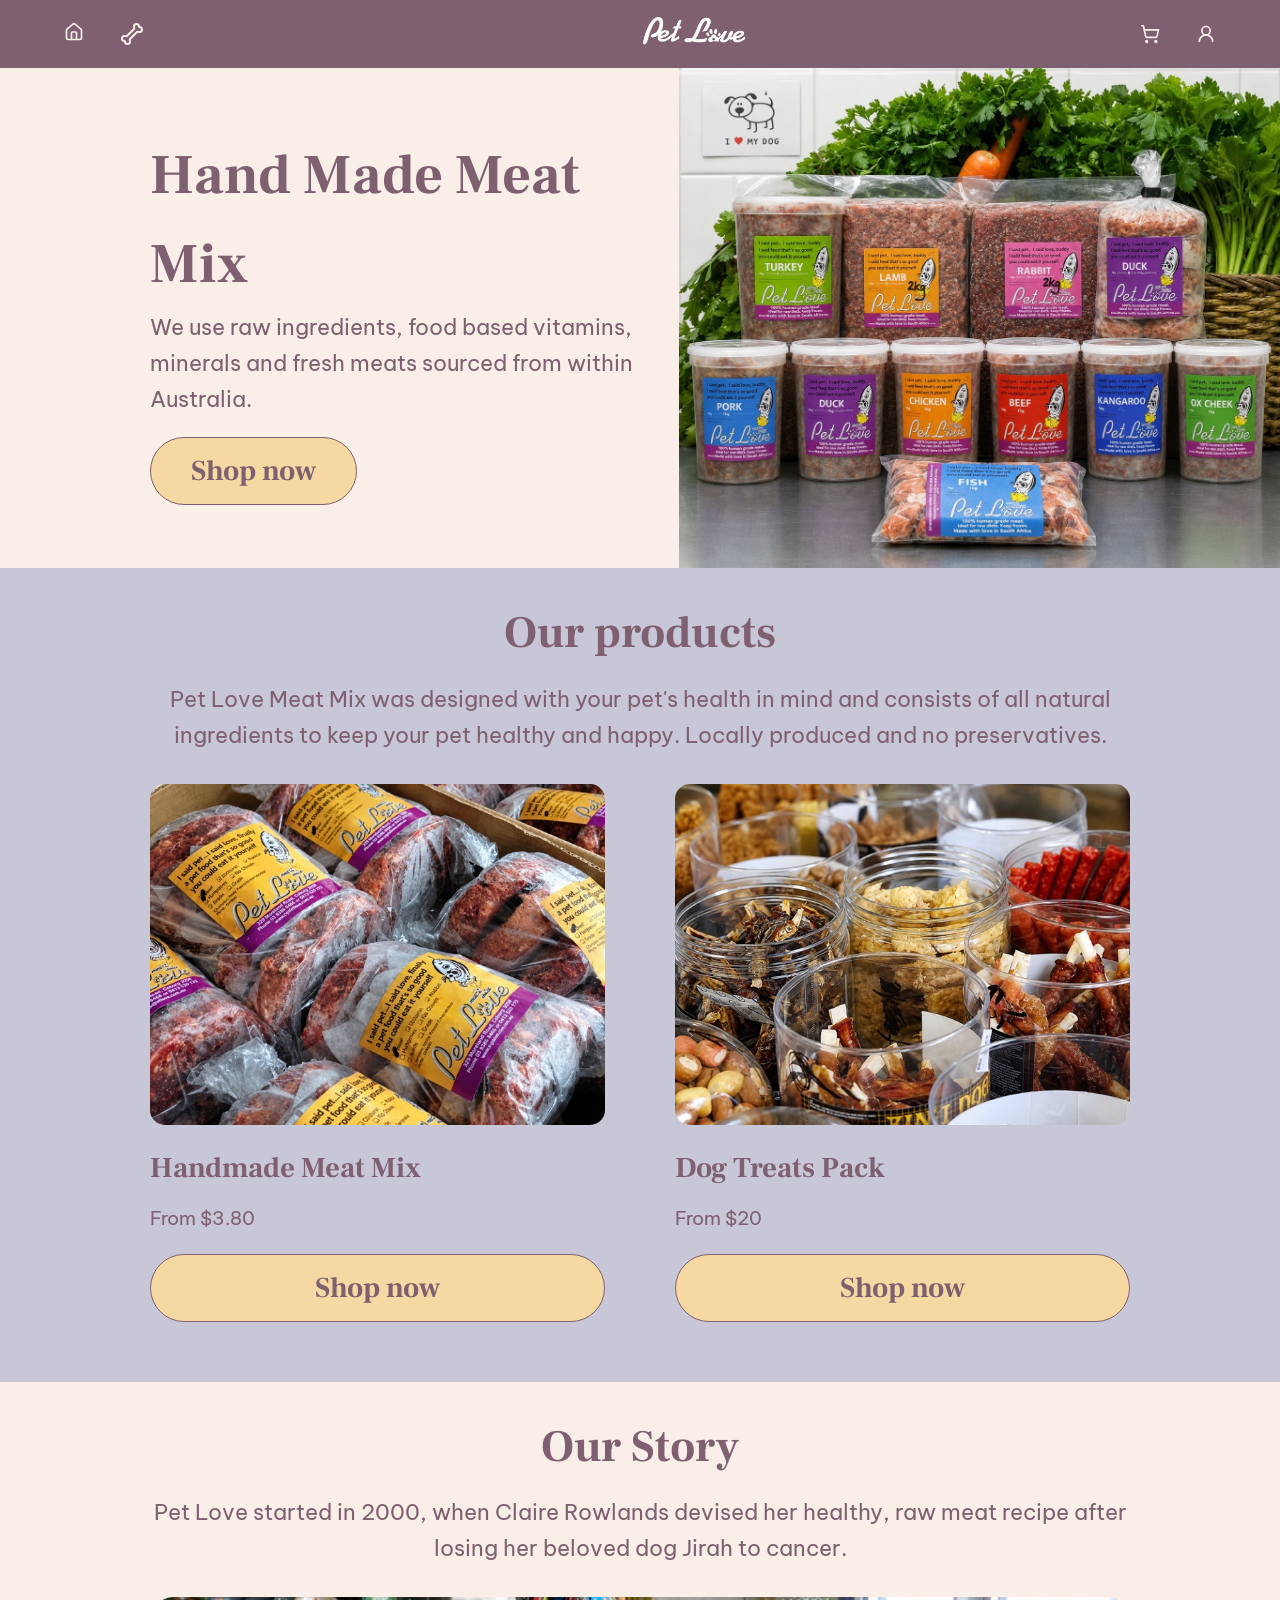
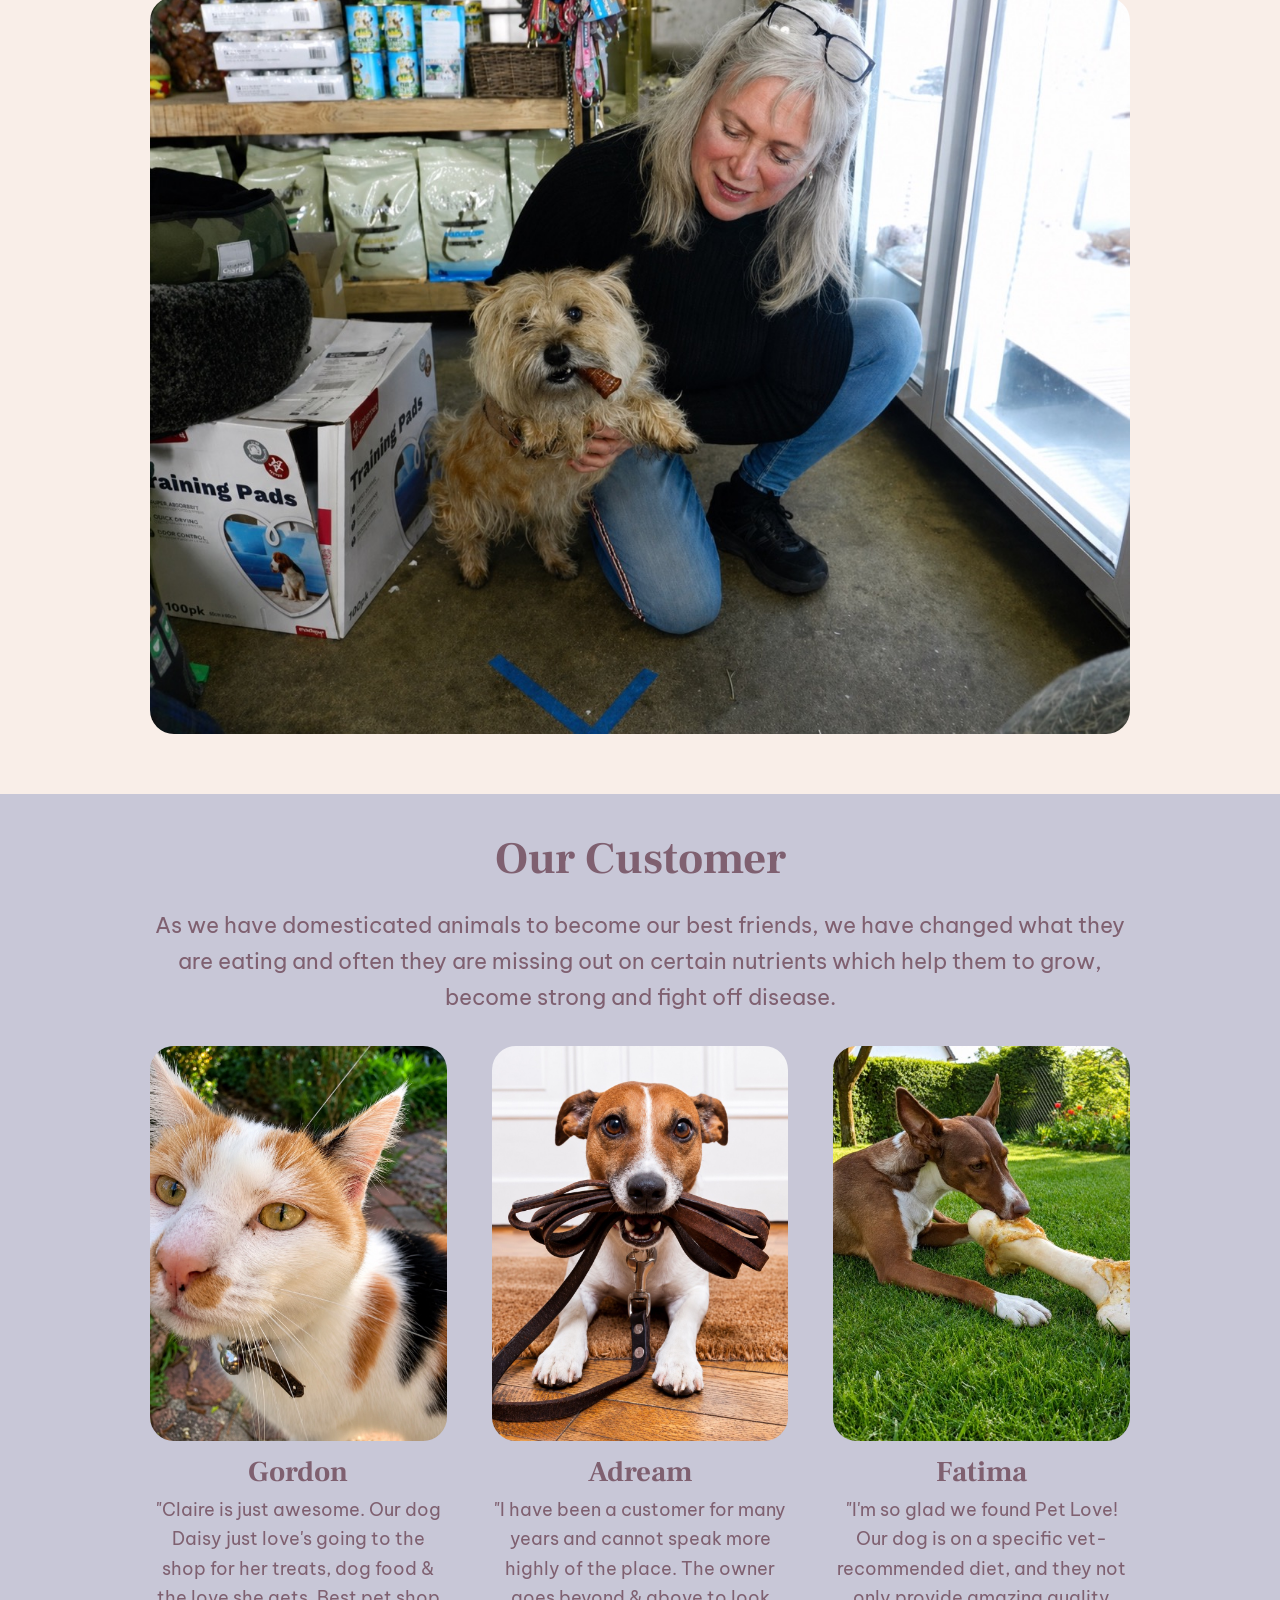
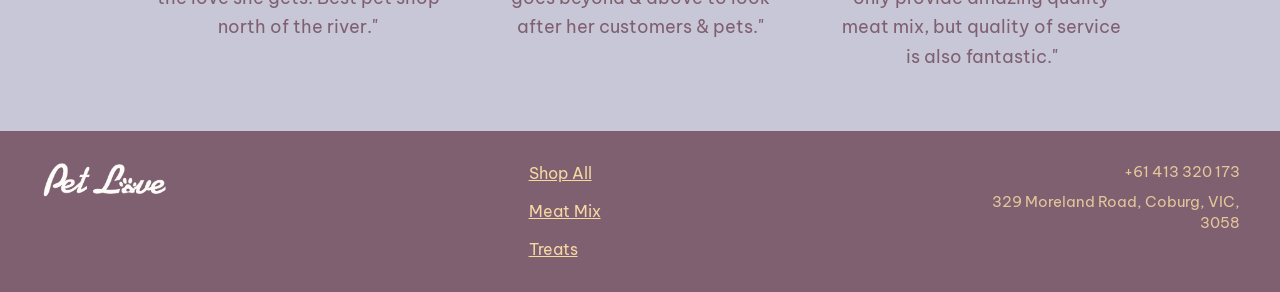
<file: index.html>
<!DOCTYPE html>
<html lang="en">
<head>
    <meta charset="UTF-8">
    <meta name="viewport" content="width=device-width, initial-scale=1.0">
    <title>PET LOVE | Homepage</title>
    <link rel="preconnect" href="https://fonts.googleapis.com">
    <link rel="preconnect" href="https://fonts.gstatic.com" crossorigin>
    <link href="https://fonts.googleapis.com/css2?family=Frank+Ruhl+Libre:wght@300..900&display=swap" rel="stylesheet">
    <link rel="preconnect" href="https://fonts.googleapis.com">
    <link rel="preconnect" href="https://fonts.gstatic.com" crossorigin>
    <link href="https://fonts.googleapis.com/css2?family=Be+Vietnam+Pro:ital,wght@0,100;0,200;0,300;0,400;0,500;0,600;0,
                700;0,800;0,900;1,100;1,200;1,300;1,400;1,500;1,600;1,700;1,800;1,900&family=Fira+Sans:ital,wght@0,100;0,
                200;0,300;0,400;0,500;0,600;0,700;0,800;0,900;1,100;1,200;1,300;1,400;1,500;1,600;1,700;1,800;1,900&display=swap" 
                rel="stylesheet">
    <link rel="stylesheet" href="https://cdnjs.cloudflare.com/ajax/libs/font-awesome/4.7.0/css/font-awesome.min.css">
    <link rel="stylesheet" href="style.css">
</head>
<body>
    <header>
        <!-- Use the aria-label attribute for screen reader accessibility -->
         <nav class="navbar" aria-label="Navigation bar">
            <ul class="nav-left">
                <li>
                    <a href="index.html" class="nav-item">
                        <!-- Use the aria-hidden attribute for screen reader to neglect the icon -->
                        <!-- Svg icon is copied from Lucide library -->
                        <svg xmlns="http://www.w3.org/2000/svg" width="24" height="24" viewBox="0 0 24 24" fill="none" stroke="currentColor" stroke-width="2" stroke-linecap="round" stroke-linejoin="round" class="nav-icon" area-hidden="true">
                        <path d="M15 21v-8a1 1 0 0 0-1-1h-4a1 1 0 0 0-1 1v8"/><path d="M3 10a2 2 0 0 1 .709-1.528l7-6a2 2 0 0 1 2.582 0l7 6A2 2 0 0 1 21 10v9a2 2 0 0 1-2 2H5a2 2 0 0 1-2-2z"/>
                        </svg>
                    </a>
                </li>
                <li>
                    <a href="product-list.html" class="nav-item" aria-label="Shop all products">
                        <!-- Use the aria-hidden attribute for screen reader to neglect the icon -->
                        <!-- Svg icon is copied from Lucide library -->
                        <svg xmlns="http://www.w3.org/2000/svg" width="24" height="24" viewBox="0 0 24 24" fill="none" stroke="currentColor" stroke-width="2" stroke-linecap="round" stroke-linejoin="round" class="lucide lucide-bone-icon lucide-bone"><path d="M17 10c.7-.7 1.69 0 2.5 0a2.5 2.5 0 1 0 0-5 .5.5 0 0 1-.5-.5 2.5 2.5 0 1 0-5 0c0 .81.7 1.8 0 2.5l-7 7c-.7.7-1.69 0-2.5 0a2.5 2.5 0 0 0 0 5c.28 0 .5.22.5.5a2.5 2.5 0 1 0 5 0c0-.81-.7-1.8 0-2.5Z"/></svg>
                        <!-- Use tag <span> to keep the label on the same line with the icon -->
                    </a>
                </li>
            </ul>

            <div class="nav-center">
                <a href="index.html" aria-label="Back to homepage">
                    <img src="assets/logo.png" alt="Pet Love logo" class="main-logo">
                </a>
            </div>

            <ul class="nav-right">
                <li>
                    <a href="cart.html" class="nav-item" aria-label="Shopping cart">
                        <svg xmlns="http://www.w3.org/2000/svg" width="24" height="24" viewBox="0 0 24 24" fill="none" stroke="currentColor" stroke-width="2" stroke-linecap="round" stroke-linejoin="round" class="nav-icon" aria-label="true">
                            <circle cx="8" cy="21" r="1"/>
                            <circle cx="19" cy="21" r="1"/>
                            <path d="M2.05 2.05h2l2.66 12.42a2 2 0 0 0 2 1.58h9.78a2 2 0 0 0 1.95-1.57l1.65-7.43H5.12"/>
                        </svg>
                    </a>
                </li>
                <li>
                    <a href="sccount.html" class="nav-item" aria-label="Account">
                        <svg xmlns="http://www.w3.org/2000/svg" width="24" height="24" viewBox="0 0 24 24" fill="none" stroke="currentColor" stroke-width="2" stroke-linecap="round" stroke-linejoin="round" class="nav-icon" aria-label="true">
                            <circle cx="12" cy="8" r="5"/>
                            <path d="M20 21a8 8 0 0 0-16 0"/>
                        </svg>
                    </a>
                </li>
            </ul>
         </nav>
    </header>
    <main class="homepage">
        <!-- Hero section -->
        <section class="hero-section">
            <div class="hero">
                <div class=hero-content>
                    <h1>Hand Made Meat Mix</h1>
                    <p>We use raw ingredients, food based vitamins, minerals and fresh meats sourced from within Australia.</p>
                    <a href="product-list.html" class="large-btn">Shop now</a>
                </div>
            <div class="hero-img">
                <img src="assets/hero.jpeg" alt="Pet Love products range">
            </div>
            </div>
            
        </section>

        <!-- Products section -->
        <section class="products-section">
            <h2 class="main-header">Our products</h2>
            <p class="main-caption">Pet Love Meat Mix was designed with your pet's health in mind and consists of all natural ingredients to keep your pet healthy and happy. Locally produced and no preservatives.</p>
                <div class="product-row-grid">
                    <div class="product-list-card">
                        <img src="assets/meatmix.jpeg" alt="Meat Mix Products">
                        
                        <h3>Handmade Meat Mix</h3>

                        <div class="stock-boxes">From $3.80</div>

                        <div class="product-actions">
                            <a href="product-list.html" class="large-btn">Shop now</a>
                        </div>
                    </div>

                    <div class="product-list-card">
                        <img src="assets/treats.jpeg" alt="Treats Products">
                        
                        <h3>Dog Treats Pack</h3>

                        <div class="stock-boxes">From $20</div>

                        <div class="product-actions">
                            <a href="product-list.html" class="large-btn">Shop now</a>
                        </div>
                    </div>
                </div>

        </section>

        <section class="about-section">
            <h2 class="main-header">Our Story</h2>
            <p class="main-caption">Pet Love started in 2000, when Claire Rowlands devised her healthy, raw meat recipe after losing her beloved dog Jirah to cancer. </p>
            <img src="assets/story.jpeg" alt="Owner and her dog">
        </section>

        <section class="products-section">
            <h2 class="main-header">Our Customer</h2>
            <p class="main-caption">As we have domesticated animals to become our best friends, we have changed what they are eating and often they are missing out on certain nutrients which help them to grow, become strong and fight off disease.</p>
            <div class="customer-flex-container">
                <div class="customer-card">
                    <div class="customer-avatar-container">
                        <img src="assets/customer-1.jpeg" alt="Customer Cat">
                    </div>
                    <h3>Gordon</h3>
                    <p class="feedback-text">"Claire is just awesome. Our dog Daisy  just love's going to the shop for her treats, dog food & the love she gets. Best pet shop north of the river."</p>
                </div>

                <div class="customer-card">
                    <div class="customer-avatar-container">
                        <img src="assets/customer-2.jpeg" alt="Customer Big Dog">
                    </div>
                    <h3>Adream</h3>
                    <p class="feedback-text">"I have been a customer for many years and cannot speak more highly of the place. The owner goes beyond & above to look after her customers & pets."</p>
                </div>

                <div class="customer-card">
                    <div class="customer-avatar-container">
                        <img src="assets/customer-3.jpeg" alt="Customer Small Dog">
                    </div>
                    <h3>Fatima</h3>
                    <p class="feedback-text">"I'm so glad we found Pet Love! Our dog is on a specific vet-recommended diet, and they not only provide amazing quality meat mix, but quality of service is also fantastic." </p>
                </div>

            </div>
        </section>


    </main>

    <footer class="main-footer">
        <div class="footer-container">
            <div class="footer-brand">
                <a href="index.html" class="footer-logo">
                    <img src="assets/logo.png" alt="Pet Love logo">
                </a>
            </div>

            <div class="footer-column">
                <a href="product-list.html">Shop All</a>
                <a href="product-list.html">Meat Mix</a>
                <a href="product-list.html">Treats</a>
            </div>

            <div class="footer-contact">
                <p class="footer-phone">+61 413 320 173</p>
                <p class="footer-address">329 Moreland Road, Coburg, VIC, 3058</p>
            </div>

        </div>
    </footer>
    <script src="script.js"></script>
</body>
</html>
</file>
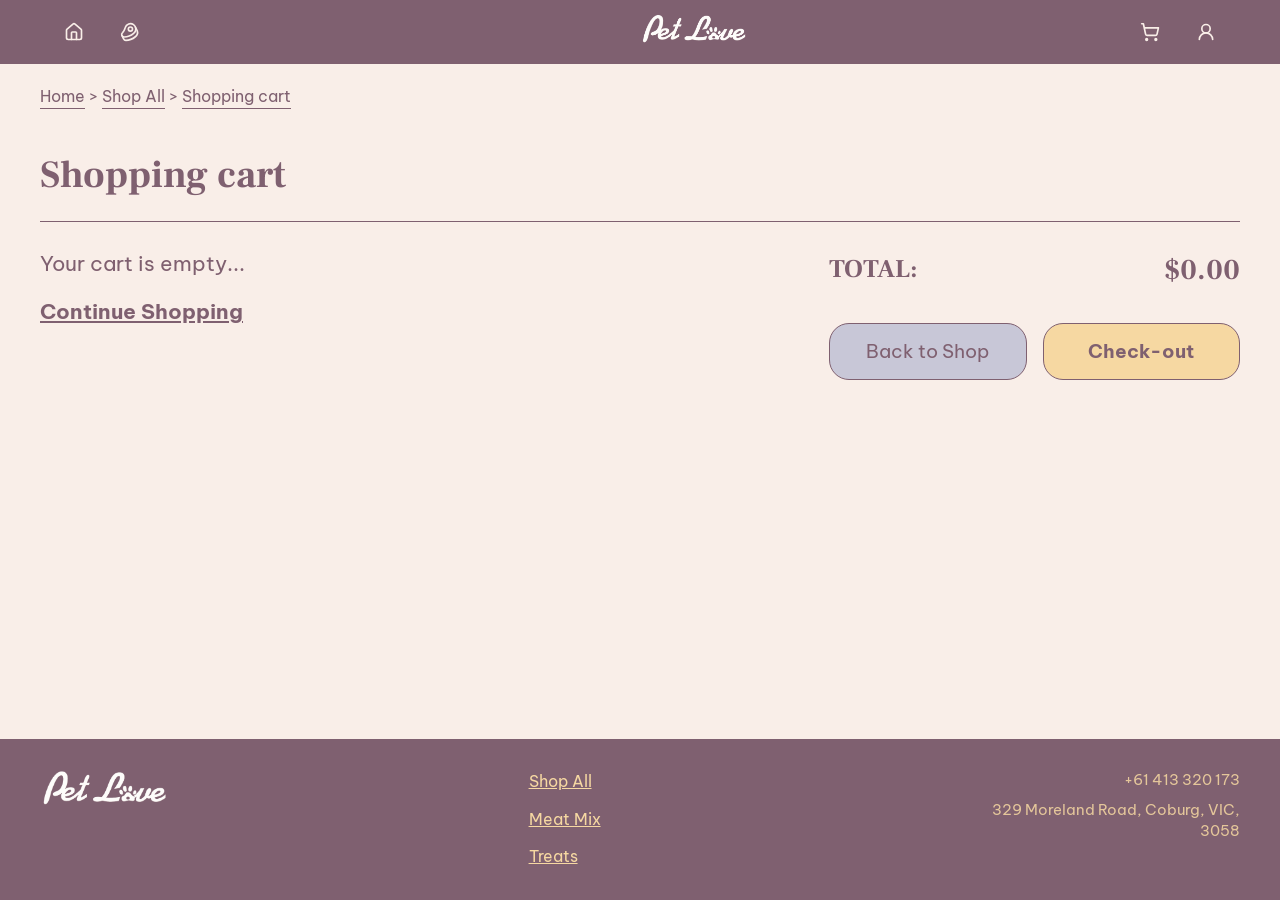
<file: cart.html>
<!DOCTYPE html>
<html lang="en">
<head>
    <meta charset="UTF-8">
    <meta name="viewport" content="width=device-width, initial-scale=1.0">
    <title>PET LOVE | Homepage</title>
    <link rel="preconnect" href="https://fonts.googleapis.com">
    <link rel="preconnect" href="https://fonts.gstatic.com" crossorigin>
    <link href="https://fonts.googleapis.com/css2?family=Frank+Ruhl+Libre:wght@300..900&display=swap" rel="stylesheet">
    <link rel="preconnect" href="https://fonts.googleapis.com">
    <link rel="preconnect" href="https://fonts.gstatic.com" crossorigin>
    <link href="https://fonts.googleapis.com/css2?family=Be+Vietnam+Pro:ital,wght@0,100;0,200;0,300;0,400;0,500;0,600;0,700;0,800;0,900;1,100;1,200;1,300;1,400;1,500;1,600;1,700;1,800;1,900&family=Fira+Sans:ital,wght@0,100;0,200;0,300;0,400;0,500;0,600;0,700;0,800;0,900;1,100;1,200;1,300;1,400;1,500;1,600;1,700;1,800;1,900&display=swap" rel="stylesheet">
    <link rel="stylesheet" href="https://cdnjs.cloudflare.com/ajax/libs/font-awesome/4.7.0/css/font-awesome.min.css">
    <link rel="stylesheet" href="style.css">
</head>
<body>
    <header>
        <!-- Use the aria-label attribute for screen reader accessibility -->
         <nav class="navbar" aria-label="Navigation bar">
            <ul class="nav-left">
                <li>
                    <a href="index.html" class="nav-item">
                        <!-- Use the aria-hidden attribute for screen reader to neglect the icon -->
                        <!-- Svg icon is copied from Lucide library -->
                        <svg xmlns="http://www.w3.org/2000/svg" width="24" height="24" viewBox="0 0 24 24" fill="none" stroke="currentColor" stroke-width="2" stroke-linecap="round" stroke-linejoin="round" class="nav-icon" area-hidden="true">
                        <path d="M15 21v-8a1 1 0 0 0-1-1h-4a1 1 0 0 0-1 1v8"/><path d="M3 10a2 2 0 0 1 .709-1.528l7-6a2 2 0 0 1 2.582 0l7 6A2 2 0 0 1 21 10v9a2 2 0 0 1-2 2H5a2 2 0 0 1-2-2z"/>
                        </svg>
                    </a>
                </li>
                <li>
                    <a href="product-list.html" class="nav-item" aria-label="Shop all products">
                        <!-- Use the aria-hidden attribute for screen reader to neglect the icon -->
                        <!-- Svg icon is copied from Lucide library -->
                        <svg xmlns="http://www.w3.org/2000/svg" width="20" height="20" viewBox="0 0 24 24" fill="none" stroke="#F9EEE8" stroke-width="2" stroke-linecap="round" stroke-linejoin="round" class="lucide lucide-beef-icon lucide-beef"><path d="M16.4 13.7A6.5 6.5 0 1 0 6.28 6.6c-1.1 3.13-.78 3.9-3.18 6.08A3 3 0 0 0 5 18c4 0 8.4-1.8 11.4-4.3"/><path d="m18.5 6 2.19 4.5a6.48 6.48 0 0 1-2.29 7.2C15.4 20.2 11 22 7 22a3 3 0 0 1-2.68-1.66L2.4 16.5"/><circle cx="12.5" cy="8.5" r="2.5"/></svg>
                        <!-- Use tag <span> to keep the label on the same line with the icon -->
                    </a>
                </li>
            </ul>

            <div class="nav-center">
                <a href="index.html" aria-label="Back to homepage">
                    <img src="assets/logo.png" alt="Pet Love logo" class="main-logo">
                </a>
            </div>

            <ul class="nav-right">
                <li>
                    <a href="cart.html" class="nav-item" aria-label="Shopping cart">
                        <svg xmlns="http://www.w3.org/2000/svg" width="24" height="24" viewBox="0 0 24 24" fill="none" stroke="currentColor" stroke-width="2" stroke-linecap="round" stroke-linejoin="round" class="nav-icon" aria-label="true">
                            <circle cx="8" cy="21" r="1"/>
                            <circle cx="19" cy="21" r="1"/>
                            <path d="M2.05 2.05h2l2.66 12.42a2 2 0 0 0 2 1.58h9.78a2 2 0 0 0 1.95-1.57l1.65-7.43H5.12"/>
                        </svg>
                    </a>
                </li>
                <li>
                    <a href="sccount.html" class="nav-item" aria-label="Account">
                        <svg xmlns="http://www.w3.org/2000/svg" width="24" height="24" viewBox="0 0 24 24" fill="none" stroke="currentColor" stroke-width="2" stroke-linecap="round" stroke-linejoin="round" class="nav-icon" aria-label="true">
                            <circle cx="12" cy="8" r="5"/>
                            <path d="M20 21a8 8 0 0 0-16 0"/>
                        </svg>
                    </a>
                </li>
            </ul>
         </nav>
    </header>
    <!--Shopping cart-->
    <main class="cart-page">
        <section class="page-overview">
            <nav class="breadcrumb">
                <a href="index.html">Home</a> 
                > <a href="product-list.html">Shop All</a> 
                > <a href="cart.html">Shopping cart</a>
            </nav>
        </section>

        <section class="page-overview">
            <h1>Shopping cart</h1>
            <hr class="divider">
        </section>

        <section class="product-section">
            <article id="cart-items" class="cart-item-list"></article>

            <aside class="cart-summary">
                <div class="summary-row">
                    <span class="total-label">TOTAL:</span>
                    <span id="cart-total-price" class="total-amount">$0.00</span>
                </div>
                <div class="summary-actions">
                    <a href="product-list.html" class="btn-back">Back to Shop</a>
                    <a href="checkout.html" class="btn-checkout">Check-out</a>
                </div>
            </aside>
        </section>
    </main>

    <footer class="main-footer">
        <div class="footer-container">
            <div class="footer-brand">
                <a href="index.html" class="footer-logo">
                    <img src="assets/logo.png" alt="Pet Love logo">
                </a>
            </div>

            <div class="footer-column">
                <a href="product-list.html">Shop All</a>
                <a href="product-list.html">Meat Mix</a>
                <a href="product-list.html">Treats</a>
            </div>

            <div class="footer-contact">
                <p class="footer-phone">+61 413 320 173</p>
                <p class="footer-address">329 Moreland Road, Coburg, VIC, 3058</p>
            </div>
            
        </div>
    </footer>

    <script src="script.js"></script>

</body>
</html>
</file>
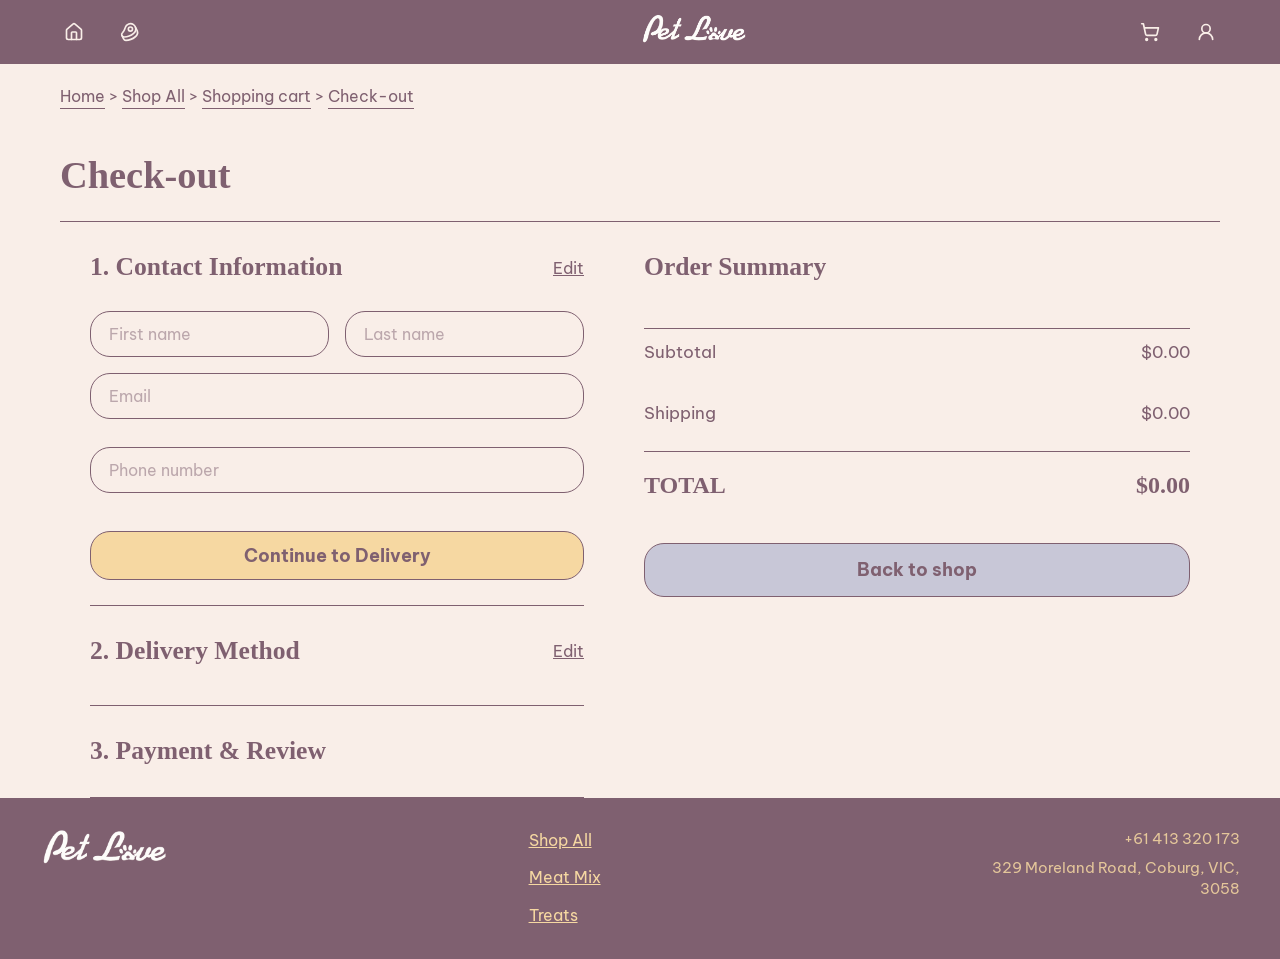
<file: checkout.html>
<!DOCTYPE html>
<html lang="en">
<head>
    <meta charset="UTF-8">
    <meta name="viewport" content="width=device-width, initial-scale=1.0">
    <title>Pet Love | Homepage</title>
    <link rel="stylesheet" href="style.css">
    <link rel="preconnect" href="https://fonts.googleapis.com">
    <link rel="preconnect" href="https://fonts.gstatic.com" crossorigin>
    <link href="https://fonts.googleapis.com/css2?family=Be+Vietnam+Pro:ital,wght@0,100;0,200;0,300;0,400;0,500;0,600;0,700;0,800;0,900;1,100;1,200;1,300;1,400;1,500;1,600;1,700;1,800;1,900&family=Fira+Sans:ital,wght@0,100;0,200;0,300;0,400;0,500;0,600;0,700;0,800;0,900;1,100;1,200;1,300;1,400;1,500;1,600;1,700;1,800;1,900&display=swap" rel="stylesheet">
    <link rel="stylesheet" href="https://cdnjs.cloudflare.com/ajax/libs/font-awesome/4.7.0/css/font-awesome.min.css">
</head>
<body>
    <header>
        <!-- Use the aria-label attribute for screen reader accessibility -->
         <nav class="navbar" aria-label="Navigation bar">
            <ul class="nav-left">
                <li>
                    <a href="index.html" class="nav-item">
                        <!-- Use the aria-hidden attribute for screen reader to neglect the icon -->
                        <!-- Svg icon is copied from Lucide library -->
                        <svg xmlns="http://www.w3.org/2000/svg" width="24" height="24" viewBox="0 0 24 24" fill="none" stroke="currentColor" stroke-width="2" stroke-linecap="round" stroke-linejoin="round" class="nav-icon" area-hidden="true">
                        <path d="M15 21v-8a1 1 0 0 0-1-1h-4a1 1 0 0 0-1 1v8"/><path d="M3 10a2 2 0 0 1 .709-1.528l7-6a2 2 0 0 1 2.582 0l7 6A2 2 0 0 1 21 10v9a2 2 0 0 1-2 2H5a2 2 0 0 1-2-2z"/>
                        </svg>
                    </a>
                </li>
                <li>
                    <a href="product-list.html" class="nav-item" aria-label="Shop all products">
                        <!-- Use the aria-hidden attribute for screen reader to neglect the icon -->
                        <!-- Svg icon is copied from Lucide library -->
                        <svg xmlns="http://www.w3.org/2000/svg" width="20" height="20" viewBox="0 0 24 24" fill="none" stroke="#F9EEE8" stroke-width="2" stroke-linecap="round" stroke-linejoin="round" class="lucide lucide-beef-icon lucide-beef"><path d="M16.4 13.7A6.5 6.5 0 1 0 6.28 6.6c-1.1 3.13-.78 3.9-3.18 6.08A3 3 0 0 0 5 18c4 0 8.4-1.8 11.4-4.3"/><path d="m18.5 6 2.19 4.5a6.48 6.48 0 0 1-2.29 7.2C15.4 20.2 11 22 7 22a3 3 0 0 1-2.68-1.66L2.4 16.5"/><circle cx="12.5" cy="8.5" r="2.5"/></svg>
                        <!-- Use tag <span> to keep the label on the same line with the icon -->
                    </a>
                </li>
            </ul>

            <div class="nav-center">
                <a href="index.html" aria-label="Back to homepage">
                    <img src="assets/logo.png" alt="Pet Love logo" class="main-logo">
                </a>
            </div>

            <ul class="nav-right">
                <li>
                    <a href="cart.html" class="nav-item" aria-label="Shopping cart">
                        <svg xmlns="http://www.w3.org/2000/svg" width="24" height="24" viewBox="0 0 24 24" fill="none" stroke="currentColor" stroke-width="2" stroke-linecap="round" stroke-linejoin="round" class="nav-icon" aria-label="true">
                            <circle cx="8" cy="21" r="1"/>
                            <circle cx="19" cy="21" r="1"/>
                            <path d="M2.05 2.05h2l2.66 12.42a2 2 0 0 0 2 1.58h9.78a2 2 0 0 0 1.95-1.57l1.65-7.43H5.12"/>
                        </svg>
                    </a>
                </li>
                <li>
                    <a href="sccount.html" class="nav-item" aria-label="Account">
                        <svg xmlns="http://www.w3.org/2000/svg" width="24" height="24" viewBox="0 0 24 24" fill="none" stroke="currentColor" stroke-width="2" stroke-linecap="round" stroke-linejoin="round" class="nav-icon" aria-label="true">
                            <circle cx="12" cy="8" r="5"/>
                            <path d="M20 21a8 8 0 0 0-16 0"/>
                        </svg>
                    </a>
                </li>
            </ul>
         </nav>
    </header>

    <main class="checkout-page">
        <section class="page-overview">
            <nav class="breadcrumb">
                <a href="index.html">Home</a> 
                > <a href="product-list.html">Shop All</a> 
                > <a href="cart.html">Shopping cart</a>
                > <a href="checkout.html">Check-out</a>
            </nav>
        </section>

        <section class="page-overview">
            <h1>Check-out</h1>
            <hr class="divider">
        </section>

        <section class="product-section">
            <article class="checkout-steps">

                <section class="step-block">
                    <div class="step-header">
                        <h2>1. Contact Information</h2>
                        <button type="button" class="btn-edit-step" onclick="openStep(1)">Edit</button>
                    </div>
                    <div id="summary-1" class="step-summary-text"></div>
                    <div id="content-1" class="step-content">
                        <div class="input-row">
                            <input type="text" id="first-name" placeholder="First name" class="input-half">
                            <input type="text" id="last-name" placeholder="Last name" class="input-half">
                        </div>
                        <input type="email" id="email" placeholder="Email" class="input-full">
                        <input type="tel" id="phone" placeholder="Phone number" class="input-full">
                        <button type="button" class="btn-step-next" onclick="validateAndNext(1)">Continue to Delivery</button>
                    </div>
                </section>

                <section class="step-block">
                    <div class="step-header">
                        <h2>2. Delivery Method</h2>
                        <button type="button" class="btn-edit-step" onclick="openStep(2)">Edit</button>
                    </div>
                    <div id="summary-2" class="step-summary-text"></div>

                    <div id="content-2" class="step-content hidden">
                        <div class="method-selector">
                            <label class="method-option">
                                <input type="radio" name="method" id="radio-pickup" value="pickup" checked onchange="toggleDeliveryFields()">
                                <span>Store Pick-up (Free)</span>
                            </label>
                            <label class="method-option">
                                <input type="radio" name="method" id="radio-ship" value="ship" onchange="toggleDeliveryFields()">
                                <span>Delivery</span>
                            </label>
                        </div>

                        <div id="pickup-info" class="method-details-box">
                            <p><strong>Store address:</strong> 329 Moreland Road, Coburg, VIC 3058, Australia</p>
                        </div>

                        <div id="ship-info" class="method-details-box hidden">
                            <input type="next" id="address" placeholder="Address" class="input-full">
                            <input type="text" id="suburb" placeholder="City/Suburb" oninput="toggleDeliveryFields()" class="input-full">
                            <div class="input-row">
                                <input type="text" id="state" placeholder="State/Territory" class="input-half">
                                <input type="text" id="postcode" placeholder="Postcode" class="input-half">
                            </div>
                            <p id="shipping-note" class="shipping-fee-alert"></p>
                        </div>

                            <button type="button" class="btn-step-next" onclick="validateAndNext(2)">Continue to Payment</button>
                    </div>
                </section>
                
                <section class="step-block">
                    <div class="step-header">
                        <h2>3. Payment & Review</h2>
                    </div>

                    <div id="content-3" class="step-content hidden">
                        <div class="payment-card-box">
                            <div class="card-icons">
                                <img src="assets/cards.png" alt="cards">
                            </div>
                            <input type="text" placeholder="Cardholer Name" class="input-full">
                            <input type="text" placeholder="Card Number" maxlength="16" class="input-full">
                            <div class="input-row">
                                <input type="text" placeholder="MM/YY" class="input-half">
                                <input type="text" placeholder="CVC" class="input-half">
                            </div>
                        </div>

                        <div class="billing-option-wrapper">
                            <label class="checkbox-label">
                                <input type="checkbox" id="same-as-delivery" checked onchange="toggleBillingAddress()">
                                <span>Billing address is same as delivery</span>
                            </label>
                            <div id="billing-custom-fields" class="hidden custom-billing-input">
                                <input type="text" placeholder="Billing Street Address" class="input-full">
                            </div>
                        </div>

                        <p class="review-policy-text">Review your details above and continue when you're ready.</p>
                        <label class="checkbox-label">
                            <input type="checkbox" id="agree-terms">
                            <span>I agree to the Terms & Conditions, Privacy Policy and Return Policy</span>
                        </label>

                        <button type="button" class="btn-pay-now" onclick="finalPlaceOrder()">Place Oder & Pay</button>
                    </div>
                </section>
            </article>
            
            <aside class="checkout-summary-sidebar">
                <h3>Order Summary</h3>
                <div id="checkout-summary-list" class="checkout-summary-list">

                </div>
                <hr class="divider">
                <div class="price-breakdown-wrapper">
                    <div class="price-row">
                        <span>Subtotal</span>
                        <span id="summary-subtotal">$0.00</span>
                    </div>
                    <div class="price-row">
                        <span>Shipping</span>
                        <span id="summary-shipping">$0.00</span>
                    </div>
                    <div class="price-row total-row">
                        <span>TOTAL</span>
                        <span id="summary-total">$0.00</span>
                    </div>
                    <div class="summary-actions">
                        <a href="product-list.html" class="btn-back">Back to shop</a>
                    </div>
                </div>
            </aside>

        </section>
    </main>

    <footer class="main-footer">
        <div class="footer-container">
            <div class="footer-brand">
                <a href="index.html" class="footer-logo">
                    <img src="assets/logo.png" alt="Pet Love logo">
                </a>
            </div>

            <div class="footer-column">
                <a href="product-list.html">Shop All</a>
                <a href="product-list.html">Meat Mix</a>
                <a href="product-list.html">Treats</a>
            </div>

            <div class="footer-contact">
                <p class="footer-phone">+61 413 320 173</p>
                <p class="footer-address">329 Moreland Road, Coburg, VIC, 3058</p>
            </div>
            
        </div>
    </footer>

    <script src="script.js"></script>

    <!--Footer-->
    
</body>
</html>
</file>
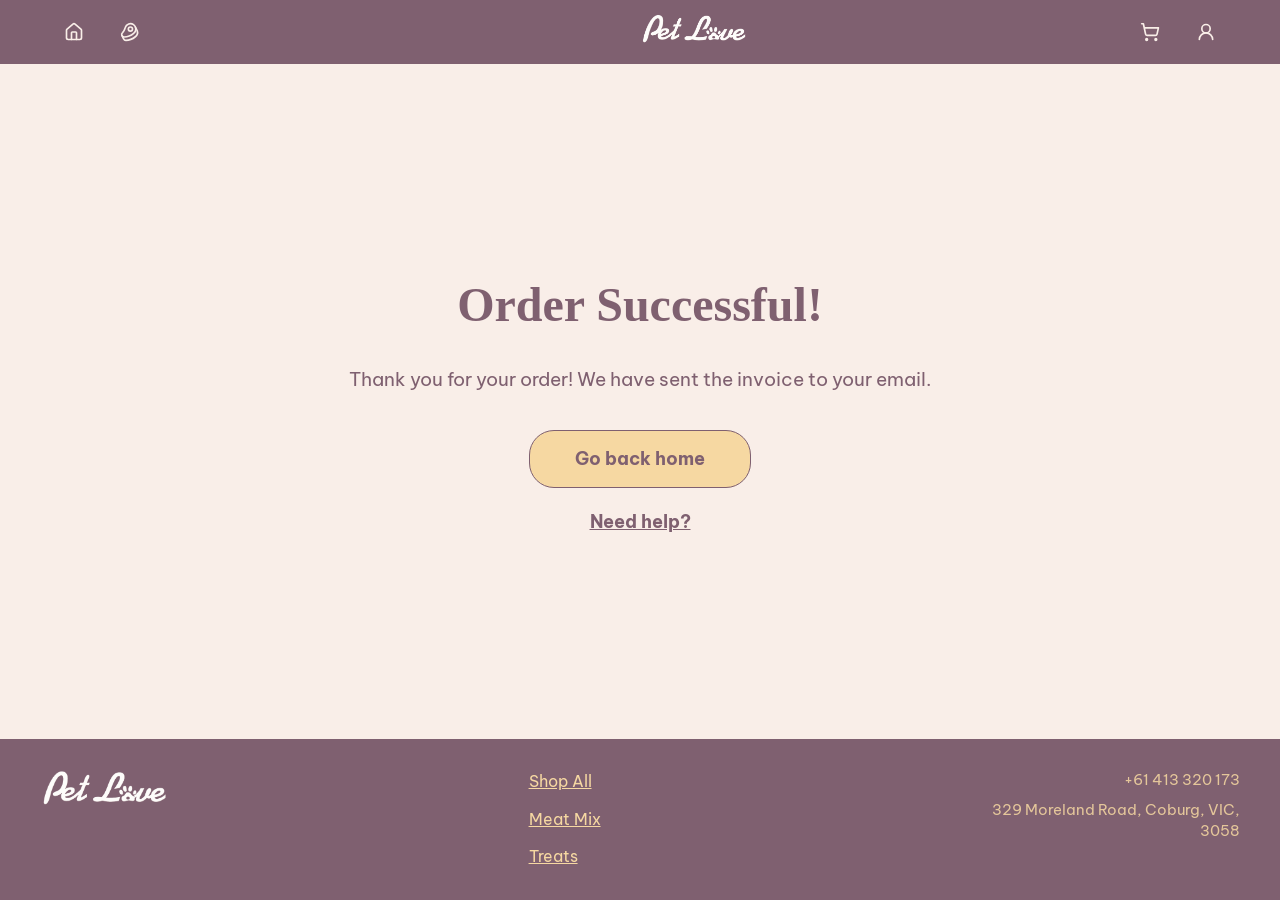
<file: confirmation.html>
<!DOCTYPE html>
<html lang="en">
<head>
    <meta charset="UTF-8">
    <meta name="viewport" content="width=device-width, initial-scale=1.0">
    <title>Pet Love | Homepage</title>
    <link rel="stylesheet" href="style.css">
    <link rel="preconnect" href="https://fonts.googleapis.com">
    <link rel="preconnect" href="https://fonts.gstatic.com" crossorigin>
    <link href="https://fonts.googleapis.com/css2?family=Be+Vietnam+Pro:ital,wght@0,100;0,200;0,300;0,400;0,500;0,600;0,700;0,800;0,900;1,100;1,200;1,300;1,400;1,500;1,600;1,700;1,800;1,900&family=Fira+Sans:ital,wght@0,100;0,200;0,300;0,400;0,500;0,600;0,700;0,800;0,900;1,100;1,200;1,300;1,400;1,500;1,600;1,700;1,800;1,900&display=swap" rel="stylesheet">
    <link rel="stylesheet" href="https://cdnjs.cloudflare.com/ajax/libs/font-awesome/4.7.0/css/font-awesome.min.css">
</head>
<body>
    <header>
        <!-- Use the aria-label attribute for screen reader accessibility -->
         <nav class="navbar" aria-label="Navigation bar">
            <ul class="nav-left">
                <li>
                    <a href="index.html" class="nav-item">
                        <!-- Use the aria-hidden attribute for screen reader to neglect the icon -->
                        <!-- Svg icon is copied from Lucide library -->
                        <svg xmlns="http://www.w3.org/2000/svg" width="24" height="24" viewBox="0 0 24 24" fill="none" stroke="currentColor" stroke-width="2" stroke-linecap="round" stroke-linejoin="round" class="nav-icon" area-hidden="true">
                        <path d="M15 21v-8a1 1 0 0 0-1-1h-4a1 1 0 0 0-1 1v8"/><path d="M3 10a2 2 0 0 1 .709-1.528l7-6a2 2 0 0 1 2.582 0l7 6A2 2 0 0 1 21 10v9a2 2 0 0 1-2 2H5a2 2 0 0 1-2-2z"/>
                        </svg>
                    </a>
                </li>
                <li>
                    <a href="product-list.html" class="nav-item" aria-label="Shop all products">
                        <!-- Use the aria-hidden attribute for screen reader to neglect the icon -->
                        <!-- Svg icon is copied from Lucide library -->
                        <svg xmlns="http://www.w3.org/2000/svg" width="20" height="20" viewBox="0 0 24 24" fill="none" stroke="#F9EEE8" stroke-width="2" stroke-linecap="round" stroke-linejoin="round" class="lucide lucide-beef-icon lucide-beef"><path d="M16.4 13.7A6.5 6.5 0 1 0 6.28 6.6c-1.1 3.13-.78 3.9-3.18 6.08A3 3 0 0 0 5 18c4 0 8.4-1.8 11.4-4.3"/><path d="m18.5 6 2.19 4.5a6.48 6.48 0 0 1-2.29 7.2C15.4 20.2 11 22 7 22a3 3 0 0 1-2.68-1.66L2.4 16.5"/><circle cx="12.5" cy="8.5" r="2.5"/></svg>
                        <!-- Use tag <span> to keep the label on the same line with the icon -->
                    </a>
                </li>
            </ul>

            <div class="nav-center">
                <a href="index.html" aria-label="Back to homepage">
                    <img src="assets/logo.png" alt="Pet Love logo" class="main-logo">
                </a>
            </div>

            <ul class="nav-right">
                <li>
                    <a href="cart.html" class="nav-item" aria-label="Shopping cart">
                        <svg xmlns="http://www.w3.org/2000/svg" width="24" height="24" viewBox="0 0 24 24" fill="none" stroke="currentColor" stroke-width="2" stroke-linecap="round" stroke-linejoin="round" class="nav-icon" aria-label="true">
                            <circle cx="8" cy="21" r="1"/>
                            <circle cx="19" cy="21" r="1"/>
                            <path d="M2.05 2.05h2l2.66 12.42a2 2 0 0 0 2 1.58h9.78a2 2 0 0 0 1.95-1.57l1.65-7.43H5.12"/>
                        </svg>
                    </a>
                </li>
                <li>
                    <a href="sccount.html" class="nav-item" aria-label="Account">
                        <svg xmlns="http://www.w3.org/2000/svg" width="24" height="24" viewBox="0 0 24 24" fill="none" stroke="currentColor" stroke-width="2" stroke-linecap="round" stroke-linejoin="round" class="nav-icon" aria-label="true">
                            <circle cx="12" cy="8" r="5"/>
                            <path d="M20 21a8 8 0 0 0-16 0"/>
                        </svg>
                    </a>
                </li>
            </ul>
         </nav>
    </header>
    <main class="confirmation-page">
        <div class="content-wrapper">
            <h1>Order Successful!</h1>
            <p>Thank you for your order! We have sent the invoice to your email.</p>
        
            <a href="index.html" class="btn-primary">Go back home</a>
        
            <nav class="help-nav">
                <a href="contact.html">Need help?</a>
            </nav>
        </div>
    </main>

    <!--Footer-->
    <footer class="main-footer">
        <div class="footer-container">
            <div class="footer-brand">
                <a href="index.html" class="footer-logo">
                    <img src="assets/logo.png" alt="Pet Love logo">
                </a>
            </div>

            <div class="footer-column">
                <a href="product-list.html">Shop All</a>
                <a href="product-list.html">Meat Mix</a>
                <a href="product-list.html">Treats</a>
            </div>

            <div class="footer-contact">
                <p class="footer-phone">+61 413 320 173</p>
                <p class="footer-address">329 Moreland Road, Coburg, VIC, 3058</p>
            </div>
            
        </div>
    </footer>
    
</body>
</html>
</file>
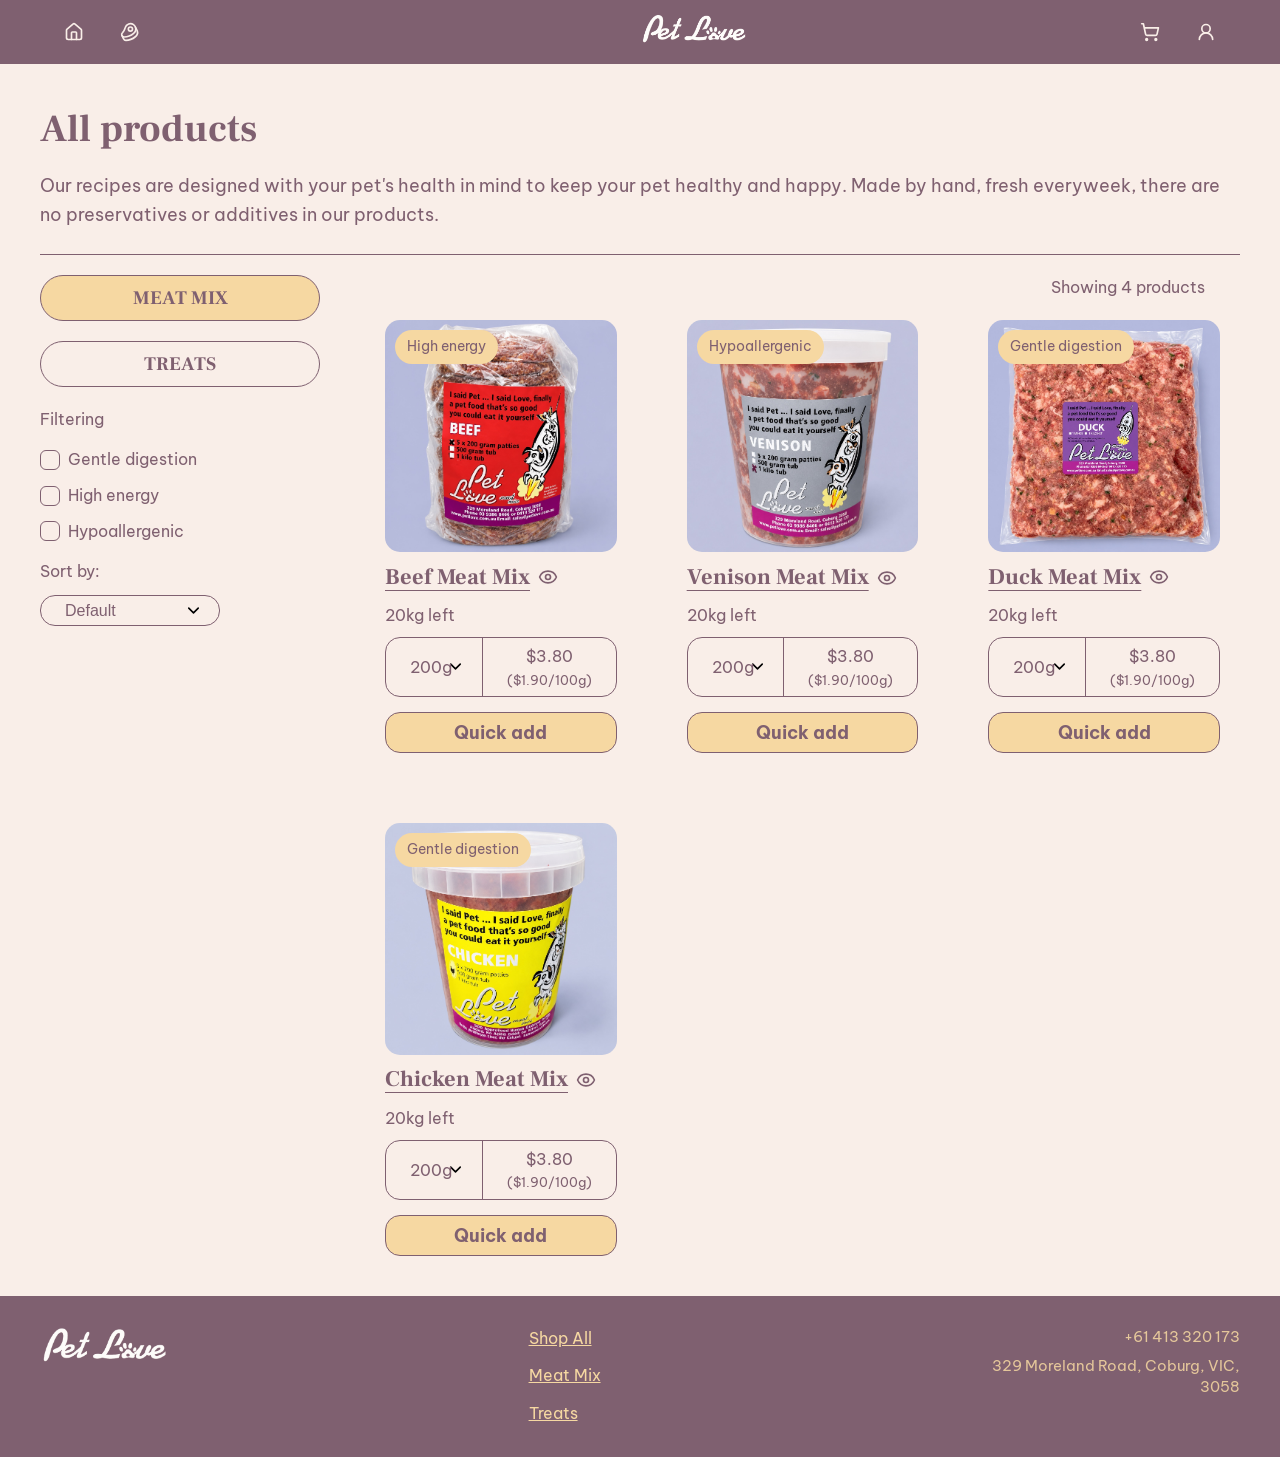
<file: product-list.html>
<!DOCTYPE html>
<html lang="en">
<head>
    <meta charset="UTF-8">
    <meta name="viewport" content="width=device-width, initial-scale=1.0">
    <title>PET LOVE | All products</title>
    <link rel="stylesheet" href="style.css">
    <!--Fonts-->
    <link rel="preconnect" href="https://fonts.googleapis.com">
    <link rel="preconnect" href="https://fonts.gstatic.com" crossorigin>
    <link href="https://fonts.googleapis.com/css2?family=Frank+Ruhl+Libre:wght@300..900&display=swap" rel="stylesheet">
    <link rel="preconnect" href="https://fonts.googleapis.com">
    <link rel="preconnect" href="https://fonts.gstatic.com" crossorigin>
    <link href="https://fonts.googleapis.com/css2?family=Be+Vietnam+Pro:ital,wght@0,100;0,200;0,300;0,400;0,500;0,600;0,700;0,800;0,900;1,100;1,200;1,300;1,400;1,500;1,600;1,700;1,800;1,900&family=Fira+Sans:ital,wght@0,100;0,200;0,300;0,400;0,500;0,600;0,700;0,800;0,900;1,100;1,200;1,300;1,400;1,500;1,600;1,700;1,800;1,900&display=swap" rel="stylesheet">
</head>
<body>
    <header>
        <!-- Use the aria-label attribute for screen reader accessibility -->
         <nav class="navbar" aria-label="Navigation bar">
            <ul class="nav-left">
                <li>
                    <a href="index.html" class="nav-item">
                        <!-- Use the aria-hidden attribute for screen reader to neglect the icon -->
                        <!-- Svg icon is copied from Lucide library -->
                        <svg xmlns="http://www.w3.org/2000/svg" width="24" height="24" viewBox="0 0 24 24" fill="none" stroke="currentColor" stroke-width="2" stroke-linecap="round" stroke-linejoin="round" class="nav-icon" area-hidden="true">
                        <path d="M15 21v-8a1 1 0 0 0-1-1h-4a1 1 0 0 0-1 1v8"/><path d="M3 10a2 2 0 0 1 .709-1.528l7-6a2 2 0 0 1 2.582 0l7 6A2 2 0 0 1 21 10v9a2 2 0 0 1-2 2H5a2 2 0 0 1-2-2z"/>
                        </svg>
                    </a>
                </li>
                <li>
                    <a href="product-list.html" class="nav-item" aria-label="Shop all products">
                        <!-- Use the aria-hidden attribute for screen reader to neglect the icon -->
                        <!-- Svg icon is copied from Lucide library -->
                        <svg xmlns="http://www.w3.org/2000/svg" width="20" height="20" viewBox="0 0 24 24" fill="none" stroke="#F9EEE8" stroke-width="2" stroke-linecap="round" stroke-linejoin="round" class="lucide lucide-beef-icon lucide-beef"><path d="M16.4 13.7A6.5 6.5 0 1 0 6.28 6.6c-1.1 3.13-.78 3.9-3.18 6.08A3 3 0 0 0 5 18c4 0 8.4-1.8 11.4-4.3"/><path d="m18.5 6 2.19 4.5a6.48 6.48 0 0 1-2.29 7.2C15.4 20.2 11 22 7 22a3 3 0 0 1-2.68-1.66L2.4 16.5"/><circle cx="12.5" cy="8.5" r="2.5"/></svg>
                        <!-- Use tag <span> to keep the label on the same line with the icon -->
                    </a>
                </li>
            </ul>

            <div class="nav-center">
                <a href="index.html" aria-label="Back to homepage">
                    <img src="assets/logo.png" alt="Pet Love logo" class="main-logo">
                </a>
            </div>

            <ul class="nav-right">
                <li>
                    <a href="cart.html" class="nav-item" aria-label="Shopping cart">
                        <svg xmlns="http://www.w3.org/2000/svg" width="24" height="24" viewBox="0 0 24 24" fill="none" stroke="currentColor" stroke-width="2" stroke-linecap="round" stroke-linejoin="round" class="nav-icon" aria-label="true">
                            <circle cx="8" cy="21" r="1"/>
                            <circle cx="19" cy="21" r="1"/>
                            <path d="M2.05 2.05h2l2.66 12.42a2 2 0 0 0 2 1.58h9.78a2 2 0 0 0 1.95-1.57l1.65-7.43H5.12"/>
                        </svg>
                    </a>
                </li>
                <li>
                    <a href="sccount.html" class="nav-item" aria-label="Account">
                        <svg xmlns="http://www.w3.org/2000/svg" width="24" height="24" viewBox="0 0 24 24" fill="none" stroke="currentColor" stroke-width="2" stroke-linecap="round" stroke-linejoin="round" class="nav-icon" aria-label="true">
                            <circle cx="12" cy="8" r="5"/>
                            <path d="M20 21a8 8 0 0 0-16 0"/>
                        </svg>
                    </a>
                </li>
            </ul>
         </nav>
    </header>
    <main class="product-list">
        <!--Product list overview-->
        <section class="page-overview">
            <h1>All products</h1>
            <p>Our recipes are designed with your pet's health in mind to keep your pet healthy and happy.
                Made by hand, fresh everyweek, there are no preservatives or additives in our products.     
            </p>
            <hr class="divider">
        </section>

        <section class="product-section">
            <!--Filtering and sorting function are on the side bar next to product list-->
            <aside class="product-sidebar">
                <!--Product list changes according to chosen category tab-->
                <div class="products-nav-bar">
                    <div class="tabs-container">
                        <!--Active tab is selected by default-->
                        <button class="tab-btn active" data-category="meatmix"><h3>MEAT MIX</h3></button>
                        <button class="tab-btn" data-category="treats"><h3>TREATS</h3></button>
                    </div>
                </div>

                <div class="filter-mobile-toggle" onclick="toggleMobileFilter()">
                    <svg xmlns="http://www.w3.org/2000/svg" width="20" height="20" viewBox="0 0 24 24" fill="none" stroke="#7F6070" stroke-width="2" stroke-linecap="round" stroke-linejoin="round" class="lucide lucide-sliders-horizontal-icon lucide-sliders-horizontal"><path d="M10 5H3"/><path d="M12 19H3"/><path d="M14 3v4"/><path d="M16 17v4"/><path d="M21 12h-9"/><path d="M21 19h-5"/><path d="M21 5h-7"/><path d="M8 10v4"/><path d="M8 12H3"/></svg>
                    <span>Filtering & sorting</span>
                </div>

                <div class="filter-sort-content" id="filterContent">
                    <div class="filter-section-wrapper">
                        <label class="filter-title">Filtering</label>
                        <div class="filter-group">
                            <label><input type="checkbox" class="tag-filter" value="Gentle digestion">Gentle digestion</label>
                            <label><input type="checkbox" class="tag-filter" value="High energy">High energy</label>
                            <label><input type="checkbox" class="tag-filter" value="Hypoallergenic">Hypoallergenic</label>
                        </div>
                    </div>
                        
                    <div class="filterandsort-group">
                        <label class="filter-title">Sort by:</label>
                        <select id="sort-options">
                            <option value="default">Default</option>
                            <option value="price-lowhigh">Price: Low to High</option>
                            <option value="price-highlow">Price: High to Low</option>
                            <option value="name-az">Name: A to Z</option>
                            <option value="name-za">Name: Z to A</option>
                        </select>
                </div>

                    </div>
                    

                </div>
            </aside>

            <div class="product-list-grid">
                <div class="folder-content-box">
                    <!--Results count-->
                    <div class="results-count-container">
                        <span id="product-count" class="count-text">
                            Showing 0 products <!--0 for default, change later in JS-->
                        </span>
                    </div>
                
                    <!--HTML template will be filled from JS function-->
                    <div id="product-grid" class="product-row-grid"></div>
                </div>
            </div>

        </section>
    
    </main>

    <footer class="main-footer">
        <div class="footer-container">
            <div class="footer-brand">
                <a href="index.html" class="footer-logo">
                    <img src="assets/logo.png" alt="Pet Love logo">
                </a>
            </div>

            <div class="footer-column">
                <a href="product-list.html">Shop All</a>
                <a href="product-list.html">Meat Mix</a>
                <a href="product-list.html">Treats</a>
            </div>

            <div class="footer-contact">
                <p class="footer-phone">+61 413 320 173</p>
                <p class="footer-address">329 Moreland Road, Coburg, VIC, 3058</p>
            </div>
            
        </div>
    </footer>
    <!--Link to JS script--> 
    <div id="toast-container" class="toast-container"></div>
    <script src="script.js"></script>
    

</body>
</html>
</file>
<file: style.css>
/* Declare CSS variables for brand's colour palette and fonts */
:root {
    --plum: #7F6070;
    --skyblue: #C8C7D7;
    --cream: #F6D8A2;
    --beige: #F9EEE8; 
    --font-body: 'Be Vietnam Pro', sans-serif;
    --font-heading: 'Frank Ruhl Libre', serif;
}

/* Reset default margin and padding of browser */
* {
  margin: 0;
  padding: 0;
  box-sizing: border-box;
}

/* Standard 1.6 line-height in web design */
html, body {
  width: 100%;
  max-width: 100%;
  padding: 0;
  overflow-x: hidden;
}

body {
  display: flex;
  flex-direction: column;
  font-family: var(--font-body);
  background-color: var(--beige);
  color: var(--plum);
  line-height: 1.6;
  min-height: 100vh;
  margin: 0;
}

main {
  flex: 1;
}

h1, h2, h3 {
    font-family: var(--font-heading);
}

/* Navigation bar */
.navbar {
  display: flex;
  justify-content: space-between; /* Utilise justify-content: space-between to push nav-left, nav-center, nav-right as far as possible */
  align-items: center;
  padding: 22px 5%;
  background-color: var(--plum);
}

.nav-left, .nav-right {
  display: flex;
  list-style: none;
  justify-content: space-between;
  gap: 36px;
}

.nav-center {
  position: absolute;
  display: flex;
  align-items: center;
  justify-content: center;
  left: 50%;
}

.nav-item {
  color: var(--beige);
  text-decoration: none; /* Reset the blue default colour of link */
  display: flex;
  align-items: center;
  gap: 8px;
  cursor: pointer; /* Signal users there's more information in the toggle list */
  background: none; /* Reset the default style of tag <button> */
  border: none; /* Reset the default style of tag <button> */
}

section {
  display: flex;
  flex-direction: column;
  align-items: center;
  justify-content: center;
  text-align: center;
  width: 100%;
  margin-left: auto;
  margin-right: auto;
}

/* Style of icons on the navigation bar */
.nav-icon {
  width: 20px;
  height: 20px;
  stroke: currentColor; /* Icons automatically take the beige colour of their parents */
}

.navbar img {
  align-items: center;  
  height: 100%;
  height: 30px;
  width: auto;
}

/* HERO SECTION */
.hero-section {
  padding: 0px;
}
.hero {
  display: flex;
  align-items: center;
  justify-content: space-between;
  background-color: var(--beige);
  width: 100%;
  padding: 0px;
  margin: 0px;
  gap: 10%;
}

.hero-content {
  flex: 1;
  text-align: left;
  margin-left: 150px;
}

.hero-content h1 {
  font-size: 3.5rem;
}

.hero-img {
  flex: 1;
  display: flex;
  justify-content: flex-end;
}

.hero img {
  width: 120%;
  max-width: 2000px;
}

.large-btn {
  display: inline-block;
  background-color: var(--cream);
  color: var(--plum);
  font-family: var(--font-heading);
  border-radius: 60px;
  text-decoration: none;
  font-size: 1.8rem;
  border: none;
  cursor: pointer;
  padding: 10px 40px 10px 40px;
  margin-top: 20px;
  border: solid 1px var(--plum);
  font-weight: bold;
}

.hero p {
  font-size: 1.4rem;
}

.large-btn:hover {
  background-color: var(--plum);
  color: var(--cream);
  font-size: 1.9rem;
  transition: all 0.3s ease;
}

/* PRODUCTS ON HOMEPAGE */
.products-section {
  background-color: var(--skyblue);
  width: 100%;
  padding: 0 150px 60px 150px;
  margin: 0px;
}

.main-header {
  color: var(--plum);
  font-size: 2.8rem;
  margin: 30px 150px 12px 150px;
}

.main-caption {
  font-size: 1.4rem;
  margin-bottom: 30px;
}

.homepage .product-row-grid {
  display: flex;
  flex-direction: row;
  justify-content: space-between;
  width: 100%;
  box-sizing: border-box;
  gap: 70px;
}

.homepage .product-list-card {
  padding: 0;
  max-width: 550px;
  border-radius: 36px;
  box-sizing: border-box;
}

.products-section img {
  width: 100%;
  height: 100%;
}

.homepage .product-list-card h3 {
  font-size: 1.8rem;
  margin-bottom: 0;
  margin-top: 20px;
}

.homepage .product-list-card .stock-boxes {
  font-size: 1.2rem;
  margin-bottom: 0;  
  margin-top: 12px;
}

.homepage .product-list-card .large-btn {
  font-size: 1.8rem;
  width: 100%;
  text-align: center;
}

.product-grid img {
  width: 100%;
  height:auto;
  max-width: 300px;
  border-radius: 30px;
  border: none;
  margin-bottom: 20px;
}

.product-card {
  padding: 25px 20px;
  background-color: var(--beige);
  margin: 20px;
  display: grid;
  border-radius: 50px;
  border: none;
}

.product-card-title-link {
  color: inherit;
  text-decoration: none;
  text-decoration: underline 1px var(--plum);
  text-underline-offset: 6px;
  display: inline-flex;
  align-items: center;
  gap: 8px;
  width: 100%;
}

.product-card-title-link:hover {
  text-decoration: underline 1px var(--cream);
  text-underline-offset: 6px;
  color: var(--cream);
} 

.medium-btn {
  display: inline-block;
  background-color: var(--skyblue);
  color: var(--plum);
  font-family: var(--font-heading);
  border-radius: 60px;
  text-decoration: none;
  font-size: 1.4rem;
  border: none;
  cursor: pointer;
  padding: 8px 36px 8px 36px;
  margin-top: 16px;
}

.medium-btn:hover {
  background-color: var(--plum);
  color: var(--skyblue);
  font-size: 1.4rem;
  transition: all 0.3s ease;
}

/* Our story */
.about-section {
  background-color: var(--beige);
  width: 100%;
  padding: 0 150px 60px 150px;
  margin: 0px;
}

.about-section img {
  width: 100%;
  height: 100%;
  border-radius: 24px;
}

/* Our customer */
.customer-flex-container {
  display: flex;
  flex-direction: row;
  justify-content: space-between;
  gap: 45px;
  width: 100%;
}

.customer-card {
  flex: 1 1 30%;
  max-width: 360px;
  padding: 0;
}

.customer-card img {
  border-radius: 24px;
}

.customer-card h3 {
  font-size: 1.8rem;
}

.feedback-text {
  font-size: 1.15rem;
}



/* ALL PRODUCTS PAGE */
.page-overview {
  max-width: 1200px;
  margin: 0 auto;
  text-align: left;
  display: block;
}
.page-overview h1{
  font-size: 2.4rem;
  text-align: left;
  margin-top: 35px;
}

.page-overview p{
  font-size: 1.1rem;
  margin-top: 12px;
  margin-bottom: 25px;
}

.product-list .divider {
  border: none;
  border-top: solid 1px var(--plum);
  margin-top: 15px;
}

/* Container including search sidebar and result product grid */
.product-section {
  display: flex !important; 
  flex-direction: row;
  align-items: flex-start; /* Align all items from the start of the top */
  max-width: 1200px;
  margin: 0 auto;
  padding: 20px;
  gap: 45px;
}

/* Left aside bar */
.product-sidebar {
  flex: 0 0 280px; /* Fixed width for the aside bar */
  display: flex;
  flex-direction: column;
  align-items: flex-start;
  text-align: left;
}

/* right grid area */
.product-list-grid {
  flex: 1;
  display: flex;
  flex-direction: column;
}

.results-count-container {
  text-align: right;
  margin-right: 35px;
}

/* tab folder */
.products-nav-bar {
  display: flex;
  width: 100%;
  margin: 0px;
}

/* Tabs container */
.tabs-container {
  display: flex;
  flex-direction: column;
  width: 100%;
}

.tab-btn {
  border: solid 1px var(--plum); 
  background: transparent;
  color: var(--plum);
  padding: 10px 15px;
  border-radius: 30px;
  cursor: pointer;
  text-align: center;
  width: 100%;
  transition: 0.3s ease;
  margin-bottom: 20px;
}

.tab-btn.active {
  background-color: var(--cream);
  color: var(--plum);
}

.tab-btn h3 {
  margin: 0;
  font-size: 1.2rem;
}

/* Hide toggled fitering & sorting function on desktop */
.filter-mobile-toggle {
  display: none;
}

.filter-sort-content {
  display: block;
}

.product-row-grid {
  display: grid;
  grid-template-columns: repeat(3, 1fr);
  width: 100%;
  gap: 30px;
}

.product-row-grid img {
  width: 100%;
  border-radius: 15px;
}

/* Product list cards */
.product-list-card {
  border-radius: 20px;
  display: flex;
  flex-direction: column;
  align-items: left;
  text-align: left;
  height: 100%;
  transition: 0.3s ease-in-out;
  padding: 20px;
  background-color: transparent;
}

.product-list-card:hover {
  scale: 1.005;
}

/* Image container */
.product-image-container {
  position: relative;
  display: inline-block;
  width: 100%;
}

.product-tags {
  position: absolute;
  top: 0;
  left: 0;
  display: flex;
  flex-direction: column;
  z-index: 10;
}

.tag {
  color: var(--plum);
  background-color: var(--cream);
  padding: 6px 12px;
  border-radius: 20px;
  display: inline-block;
  margin-top: 10px;
  margin-left: 10px;
  font-family: inherit;
  font-size: 0.85rem;
}

/* Product names & stocks */
.product-list-card h3 {
  font-size: 1.4rem;
  margin-bottom: 8px;
}

.stock-boxes {
  width: 100%;
  display: flex;
  justify-content: left;
  margin-bottom: 8px;
}

.purchase-area {
  display: flex;
  justify-content: space-between;
  align-items: stretch;
  width: 100%;
  border: solid 1px var(--plum);
  border-radius: 15px;
  background-color: transparent;
  overflow: hidden;
  padding: 0px;
  margin-bottom: 15px;
}

.weight-select, .fixed-weight-badge {
  flex: 1;
  font-size: inherit;
  font-family: inherit;
  color: var(--plum);
  padding: 6px 24px;
  border: none;
  background-color: transparent;
  cursor: pointer;
  border-right: solid 1px var(--plum);
}

.price-display {
  display: flex;
  flex-direction: column;
  text-align: center;
  padding: 6px 24px;
}

.unit-price {
  font-size: 0.8rem;
}

/* change dropdown button */
select {
  appearance: none;
  background-image: url('[data-uri]');
  background-repeat: no-repeat;
  background-position: right 1rem center;
  background-size: 1.2rem;
  padding-right: 2.5rem;
  color: var(--plum);
}

/*Quick add button */
.product-actions .quick-add {
  background-color: var(--cream);
  color: var(--plum);
  border: solid 1px var(--plum);
  border-radius: 15px;
  font-family: inherit;
  font-size: 1.1rem;
  box-sizing: border-box;
  border: none;
  width: 100%;
  padding: 8px 0 8px 0;
  font-weight: bold;
  border: solid 1px var(--plum);
}

.product-actions .quick-add:hover {
  background-color: var(--plum);
  color: var(--cream);
  border: solid 1px var(--plum);
}

/* Group Filtering & sorting */
.product-sidebar {
  display: flex;
  flex-direction: column;
  align-items: flext-start;
  text-align: left;


}
.filter-group, .filterandsort-group {
  display: flex;
  flex-direction: column;
  gap: 10px;
  width: 100%;
  margin: 15px 0;
}

.filter-group label {
  display: flex;
  align-items: center;
  gap: 8px;
  cursor: pointer;
}

.filter-group input[type="checkbox"] {
  appearance: none;
  -webkit-appearance: none;
  width: 20px;
  height: 20px;
  border: solid 1px var(--plum);
  border-radius: 6px;
  outline: none;
  cursor: ponter;
  background-color: transparent;
  display: grid;
  place-content: center;
}

/* Ticking checkbox effect */
.filter-group input[type="checkbox"]:checked {
  background-color: var(--cream);
}

/* style dropdown button */
.filterandsort-group select {
  padding: 6px 24px;
  border: solid 1px var(--plum);
  border-radius: 15px;
  font-size: inherit;
  cursor: pointer;
  background-color: transparent;
}

/* PRODUCT DETAILS PAGE */
.breadcrumb {
  font-size: 1rem;
  margin-top: 20px;
  margin-bottom: 20px;
}

.breadcrumb a{
  text-decoration: none;
  text-decoration: underline 1px var(--plum);
  text-underline-offset: 6px;
  color: var(--plum);
}

.product-section {
  padding: 0px;
  margin-top: 20px;
  margin-bottom: 20px;
}

.product-details .tag {
  display: inline-block;
  background-color: transparent;
  border: solid 1px var(--plum);
  border-radius: 15px;
  color: var(--plum);
  padding: 0 20px;
}
.product-details {
  text-align: left;

}
#product-image {
  max-width: 700px;
  border-radius: 25px;
}

.weight-cards-flex {
  display: flex;
  flex-direction: row;
  flex-wrap: nowrap;
  justify-content: space-evenly;
  align-items: center;
  width: 100%;
  gap: 10px;
  box-sizing: border-box;
}

.weight-cards-flex .weight-card, .weight-cards-flex > div {
  flex: 1;
  display: flex;
  flex-direction: column;
  align-items: center;
  padding: 6px 8px;
  border: solid 1px var(--plum);
  border-radius: 15px;
  cursor: pointer;
  background-color: transparent;
  transition: 0.3s ease-in-out;
  box-sizing: border-box;
  min-height: 60px;
}

.weight-cards-flex .weight-card.active, .weight-cards-flex > div[class*="active"] {
  background-color: var(--cream);
}

.product-details h1 {
  margin-bottom: 10px;
}
.sub-text {
  margin-bottom: 20px;
  margin-top: 20px;
}

.stock-status {
  margin-top: 20px;
  margin-bottom: 20px;
}

.price-row {
  display: flex;
  justify-content: space-between;
  align-items: center;
  width: 100%;
  padding: 10px 0;
  border-top: solid 1px var(--plum);
  border-bottom: solid 1px var(--plum);
}

.quantity-stepper {
  display: flex;
  align-items: center;
  border: none;
  border-radius: 15px;
  overflow: hidden;
  background-color: transparent;
}

.quantity-stepper button {
  background: none;
  border: solid 1px var(--plum);
  border-radius: 10px;
  width: 30px;
  height: 30px;
  font-size: 1.1rem;
  color: var(--plum);
  cursor: pointer;
  padding: 4px;
  margin: 10px;
}

.quantity-stepper button:hover {
  background-color: var(--cream);
}

.price-final #display-price {
  font-size: 1.4rem;
  font-weight: bold;
  font-family: var(--font-heading);
}

.action-buttons-row {
  display: flex;
  gap: 16px;
  width: 100%;
  margin-bottom: 20px;
  justify-content: space-between;
}

.action-buttons-row .add-to-cart-btn {
  background-color: var(--cream);
  color: var(--plum);
  border: solid 1px var(--plum);
  font-family: inherit;
  font-size: 1.1rem;
  cursor: pointer;
  transition: 0.3s ease-in-out;
  align-items: center;
  border-radius: 20px;
  padding: 8px 36px;
  width: 100%;
  margin-top: 20px;
  font-weight: bold;
}

.action-buttons-row .add-to-cart-btn:hover {
  background-color: var(--plum);
  color: var(--cream);
}


.action-buttons-row .back-btn {
  background-color: var(--skyblue);
  color: var(--plum);
  border: solid 1px var(--plum);
  font-family: inherit;
  font-size: 1.1rem;
  cursor: pointer;
  transition: 0.3s ease-in-out;
  align-items: center;
  border-radius: 20px;
  padding: 8px 36px;
  width: 100%;
  text-align: center;
  text-decoration: none;
  margin-top: 20px;
}

.action-buttons-row .back-btn:hover {
  background-color: var(--plum);
  color: var(--skyblue);
}

.ingredients-area {
  margin-top: 20px;
}

.linear-navigation-row {
  display: flex !important; 
  flex-direction: row;
  max-width: 1200px;
  margin: 0 auto;
  padding: 20px 0;
  gap: 45px;
  justify-content: space-between;
}

.nav-arrow-btn {
  background-color: transparent;
  border: solid 1px var(--plum);
  color: var(--plum);
  font-family: inherit;
  font-size: 0.9rem;
  cursor: pointer;
  transition: 0.3s ease-in-out;
  display: inline-flex;
  align-items: center;
  border-radius: 15px;
}

.nav-arrow-btn.prev {
  padding: 5px 12px 5px 36px;
  background-image: url("[data-uri]");
  background-repeat: no-repeat;
  background-position: left 12px center;
  background-size: 1.2rem;
}

.nav-arrow-btn.next {
  padding: 5px 36px 5px 12px;
  background-image: url("[data-uri]");
  background-repeat: no-repeat;
  background-position: right 12px center;
  background-size: 1.2rem;
}

.product-page .tag {
  color: var(--plum);
  background-color: var(--cream);
  padding: 6px 24px;
  border-radius: 20px;
  border: none;
  margin: 0;
  display: inline-block;
  font-family: inherit;
  font-size: 1rem;
}

/* SHOPPING CART PAGE */
.cart-item-list {
  flex: 1;
  display: flex;
  flex-direction: column;
}

.cart-summary {
  flex: 1;
  position: sticky;
}

.cart-item-card {
  display: flex;
  gap: 20px;
  padding: 20px 0;
  border-bottom: solid 1px var(--plum);
}

.cart-item-img {
  width: 20%;
  height: 20%;
  border-radius: 15px;
}

.hidden {
  display: none;
}

/* Shopping cart */
.cart-page .page-overview {
  max-width: 1200px;
  margin: 0 auto;
  text-align: left;
  display: block;
}

.cart-page .divider {
  border: none;
  border-top: solid 1px var(--plum);
  margin-top: 15px;
}

.cart-page .product-section {
  display: flex !important;
  flex-direction: row;
  align-items: flex-start;
  max-width: 1200px;
  margin: 0 auto;
  gap: 50px;
}

/* left side */
.cart-page .cart-item-list {
  flex: 1.8;
  display: flex;
  flex-direction: column;
}

.cart-page .cart-item-card {
  display: flex;
  align-items: flex-start;
  gap: 24px;
  padding: 25px 0;
  border-bottom: solid 1px var(--plum);
  position: relative;
  width: 100%;
}

.cart-page .cart-item-img {
  width: 180px;
  height: 180px;
  object-fit: cover;
  border-radius: 20px;
  flex-shrink: 0;
}

.cart-page .cart-item-details {
  flex: 1; 
  display: flex;
  flex-direction: column;
  gap: 12px;
  text-align: left;
}

.cart-page .cart-item-header h3 {
  font-family: var(--font-heading);
  color: var(--plum);
  font-size: 1.5rem;
  margin: 0;
}

.cart-page .trash-delete-btn {
  background: none;
  border: none;
  cursor: pointer;
  position: absolute;
  top: 25px;
  right: 0;
  padding: 5px;
  transition: transform 0.2s ease-in-out;
}

.cart-page .trash-delete-btn:hover {
  transform: scale(1.15);
}

.cart-page .cart-size-row {
  display: flex;
  flex-direction: column;
  gap: 15px;
}

.cart-page .cart-weight-wrapper {
  display: flex;
  align-items: center;
  gap: 12px;
}

.cart-page .cart-weight-select {
  padding: 6px 45px 6px 15px;
  border: solid 1px var(--plum);
  border-radius: 12px;
  background-color: transparent;
  color: var(--plum);
  font-family: inherit;
  font-size: 0.95rem;
  cursor: pointer;
}

.cart-page .cart-unit-divider {
  width: 1px;
  height: 16px;
  background-color: var(--plum);
}

.cart-page .cart-qty-row {
  display: flex;
  justify-content: space-between;
  align-items: center;
  width: 100%;
  margin-top: 5px;
}

.cart-page .cart-stepper-container {
  display: flex;
  align-items: center;
  border: solid 1px var(--plum);
  border-radius: 12px;
  overflow: hidden;
  background-color: transparent;
}

.cart-page .cart-meta-label {
  padding: 0 12px;
  font-size: 0.95rem;
  color: var(--plum);
}

.cart-page .cart-stepper-btn {
  background: none;
  border: none;
  font-size: 1.1rem;
  color: var(--plum);
  cursor: pointer;
  padding-left: 12px;
  padding-right: 12px;
}

.cart-page .cart-stepper-btn:hover {
  transform: scale(1.5);
}

.cart-page .cart-qty-value {
  width: 35px;
  text-align: center;
  font-size: 1rem;
  color: var(--plum);
  border-left: solid 1px var(--plum);
  border-right: solid 1px var(--plum);
  line-height: 32px;
  height: 32px;
}

.cart-page .cart-row-price-display {
  font-family: var(--font-heading);
  font-size: 1.4rem;
  color: var(--plum);
  font-weight: bold;
}

/* right side */
.cart-page .cart-summary {
  flex: 1;
  display: flex;
  flex-direction: column;
  gap: 30px;
  position: sticky;
  top: 40px;
}

.cart-page .summary-row {
  display: flex;
  justify-content: space-between;
  align-items: center;
  margin-top: 25px;
}

.cart-page .total-label {
  font-family: var(--font-heading);
  font-size: 1.6rem;
  font-weight: bold;
  color: var(--plum);
}

.cart-page .total-amount {
  font-family: var(--font-heading);
  font-size: 1.8rem;
  font-weight: bold;
  color: var(--plum);
}

.cart-page .summary-actions {
  display: flex;
  gap: 16px;
  width: 100%;
}

.cart-page .btn-back,
.cart-page .btn-checkout {
  flex: 1;
  padding: 12px 0;
  font-family: var(--font-body);
  font-size: 1.2rem;
  text-align: center;
  text-decoration: none;
  border-radius: 20px;
  cursor: pointer;
  transition: all 0.3s ease-in-out;
  box-sizing: border-box;
  display: inline-block;
  border: solid 1px var(--plum);
}

.cart-page .btn-checkout {
  font-weight: bold;
}

.cart-page .btn-back {
  background-color: var(--skyblue);
  color: var(--plum);
}

.cart-page .btn-back:hover {
  background-color: var(--plum);
  color: var(--skyblue);
}

.cart-page .btn-checkout {
  background-color: var(--cream);
  color: var(--plum);
}

.cart-page .btn-checkout:hover {
  background-color: var(--plum);
  color: var(--cream);
}

/* blank cart */
.cart-page .empty-cart {
  text-align: left;
}

.cart-page .empty-cart p {
  font-size: 1.3rem;
  color: var(--plum);
  margin-bottom: 15px;
  margin-top: 25px;
}

.cart-page .empty-cart a{
  display: inline-block;
  color: var(--plum);
  text-decoration: underline;
  font-weight: bold;
  font-size: 1.3rem;
}

/* Checking-out page */
.checkout-page .page-overview {
  max-width: 1200px;
  margin: 0 auto;
  text-align: left;
  padding: 0 20px;
}

.checkout-page .product-section {
  display: flex;
  flex-direction: row;
  align-items: flex-start;
  max-width: 1100px;
  margin: 0 auto;
  gap: 60px;
}

.checkout-page .step-block {
  border-bottom: solid 1px var(--plum);
  padding-bottom: 25px;
  padding-top: 25px;
  text-align: left;
  align-items: stretch;
}

.checkout-page .step-header {
  display: flex;
  justify-content: space-between;
  align-items: center;
}

.checkout-page .step-header h2 {
  font-family: var(--font-heading);
  color: var(--plum);
  font-size: 1.6rem;
  margin: 0;
}

.checkout-page .btn-edit-step {
  background: none;
  border: none;
  color: var(--plum);
  text-decoration: underline;
  font-size: 1rem;
  cursor: pointer;
  font-family: inherit;
}

.checkout-page .step-summary-text {
  font-size: 1.05rem;
  color: var(--plum);
  opacity: 0.8;
  font-weight: 500;
  margin-bottom: 8px;
}

.checkout-page .step-content {
  display: flex;
  flex-direction: column;
  gap: 16px;
  margin-top: 15px;
  transition: all 0.3s ease-in-out;
}

/* style input */
.checkout-page .input-full,
.checkout-page .input-half {
  width: 100%;
  padding: 12px 18px;
  border: solid 1px var(--plum);
  border-radius: 20px; 
  background-color: transparent;
  color: var(--plum);
  font-family: inherit;
  font-size: 1rem;
  box-sizing: border-box;
}

.checkout-page .input-full::placeholder,
.checkout-page .input-half::placeholder {
  color: var(--plum);
  opacity: 0.5;
}

.checkout-page .input-full:focus,
.checkout-page .input-half:focus {
  outline: none;
  border-width: 2px;
}

.checkout-page .input-row {
  display: flex;
  gap: 16px;
  width: 100%;
}

.checkout-page .input-half {
  flex: 1;
}

.checkout-page .btn-step-next,
.checkout-page .btn-pay-now {
  width: 100%;
  align-self: stretch;
  padding: 12px 30px;
  font-family: var(--font-body);
  font-size: 1.1rem;
  background-color: var(--cream);
  color: var(--plum);
  border: none;
  border-radius: 20px;
  cursor: pointer;
  font-weight: bold;
  transition: all 0.2s ease-in-out;
  margin-top: 10px;
  border: solid 1px var(--plum);
}

.checkout-page .btn-step-next:hover,
.checkout-page .btn-pay-now:hover {
  background-color: var(--plum);
  color: var(--cream);
}

/* Delivery & payment */
.checkout-page .method-selector {
  display: flex;
  gap: 20px;
  margin-bottom: 5px;
}

.checkout-page .method-option {
  display: flex;
  align-items: center;
  gap: 10px;
  cursor: pointer;
  color: var(--plum);
  font-weight: 500;
}

.checkout-page .method-option input[type="radio"] {
  accent-color: var(--plum); 
  width: 18px;
  height: 18px;
}

.checkout-page .method-details-box {
  background-color: rgba(127, 96, 112, 0.05); 
  padding: 20px;
  border-radius: 20px;
  border: dashed 1px var(--plum);
  color: var(--plum);
}

.checkout-page .shipping-fee-alert {
  margin-top: 12px;
  font-size: 0.95rem;
  color: var(--plum);
  font-weight: bold;
}

.checkout-page .payment-card-box {
  border: solid 1px var(--plum);
  padding: 24px;
  border-radius: 20px;
  display: flex;
  flex-direction: column;
  gap: 16px;
}

.checkout-page .card-icons img {
  height: 24px;
  object-fit: contain;
  margin-bottom: 5px;
  display: block;
}

.checkout-page .checkbox-label {
  display: flex;
  align-items: flex-start;
  gap: 12px;
  cursor: pointer;
  color: var(--plum);
  font-size: 0.95rem;
  line-height: 1.4;
  text-align: left;
}

.checkout-page .checkbox-label input[type="checkbox"] {
  accent-color: var(--plum);
  width: 18px;
  height: 18px;
  flex-shrink: 0;
  margin-top: 2px;
}

.checkout-page .custom-billing-input {
  margin-top: 12px;
  padding-left: 30px;
}

.checkout-page .review-policy-text {
  font-size: 0.95rem;
  color: var(--plum);
  opacity: 0.8;
  margin: 10px 0 0 0;
}

/*right side */
.checkout-page .checkout-summary-sidebar {
  flex: 1; 
  background-color: transparent;
  position: sticky;
  top: 40px;
  text-align: left;
  margin-top: 25px;
}

.checkout-page .checkout-summary-sidebar h3 {
  font-family: var(--font-heading);
  color: var(--plum);
  font-size: 1.6rem;
  margin: 0 0 20px 0;
}

.checkout-page .checkout-summary-list {
  display: flex;
  flex-direction: column;
  gap: 20px;
  max-height: 380px; 
  overflow-y: auto;
  padding-right: 10px;
  margin-bottom: 20px;
}

.checkout-page .checkout-summary-list::-webkit-scrollbar {
  width: 4px;
}
.checkout-page .checkout-summary-list::-webkit-scrollbar-thumb {
  background-color: var(--plum);
  border-radius: 4px;
}

.checkout-page .summary-product-card {
  display: flex;
  gap: 16px;
  align-items: center;
}

.checkout-page .summary-product-img {
  width: 90px;
  height: 90px;
  object-fit: cover;
  border-radius: 12px;
  flex-shrink: 0;
}

.checkout-page .summary-product-details {
  flex: 1;
  display: flex;
  flex-direction: column;
  gap: 4px;
}

.checkout-page .summary-product-name {
  font-size: 1.1rem;
  color: var(--plum);
  margin: 0;
  font-weight: bold;
}

.checkout-page .summary-product-meta {
  font-size: 0.9rem;
  color: var(--plum);
  margin: 0;
}

.checkout-page .summary-product-price-row {
  display: flex;
  justify-content: space-between;
  align-items: center;
}

.checkout-page .summary-product-price {
  font-size: 1rem;
  font-weight: bold;
  color: var(--plum);
}

.checkout-page .summary-product-edit {
  font-size: 1rem;
  color: var(--plum);
  text-decoration: underline;
}

.checkout-page .divider {
  border: none;
  border-top: solid 1px var(--plum);
  margin-top: 15px;
}

.checkout-page .price-breakdown-wrapper {
  display: flex;
  flex-direction: column;
  gap: 14px;
}

.checkout-page .price-row {
  display: flex;
  justify-content: space-between;
  font-size: 1.05rem;
  color: var(--plum);
  border: none;
}

.checkout-page .total-row {
  font-family: var(--font-heading);
  font-size: 1.5rem;
  font-weight: bold;
  padding-top: 14px;
  border-top: solid 1px var(--plum);
}

.checkout-page .summary-actions {
  margin-top: 15px;
}

.checkout-page .btn-back {
  display: block;
  width: 100%;
  padding: 12px 0;
  background-color: var(--skyblue);
  color: var(--plum);
  text-align: center;
  text-decoration: none;
  font-family: var(--font-body);
  font-size: 1.1rem;
  border-radius: 20px;
  transition: all 0.2s ease-in-out;
  box-sizing: border-box;
  font-weight: bold;
  border: solid 1px var(--plum);
}

.checkout-page .btn-back:hover {
  background-color: var(--plum);
  color: var(--skyblue);
}

.checkout-page .hidden {
  display: none !important;
}

.input-full {
  margin-bottom: 12px;
}

.confirmation-page {
  display: flex;
  align-items: center;
  justify-content: center;
  min-height: 70vh;
  padding: 40px 20px;
  text-align: center;
  box-sizing: border-box;
}

.confirmation-page .content-wrapper {
  max-width: 600px;
  display: flex;
  flex-direction: column;
  align-items: center;
  gap: 20px;
}

.confirmation-page h1 {
  font-family: var(--font-heading);
  color: var(--plum);
  font-size: 3rem;
  font-weight: bold;
}

.confirmation-page p {
  font-family: var(--font-body);
  color: var(--plum);
  font-size: 1.2rem;
  line-height: 1.6;
  margin: 0;
}

.confirmation-page .btn-primary {
  display: inline-block;
  padding: 14px 45px;
  background-color: var(--cream);
  color: var(--plum);
  font-family: var(--font-body);
  font-size: 1.1rem;
  font-weight: bold;
  text-decoration: none;
  border-radius: 25px;
  transition: all 0.3s ease-in-out;
  margin-top: 15px;
  border: solid 1px var(--plum);
}

.confirmation-page .btn-primary:hover {
  background-color: var(--plum);
  color: var(--cream);
  transform: translateY(-2px);
}

.confirmation-page .help-nav a {
  font-family: var(--font-body);
  color: var(--plum);
  font-size: 1.1rem;
  text-decoration: underline;
  font-weight: bold;
}

.confirmation-page .help-nav a:hover {
  transform: translateY(-2px);
}

/* Footer */
.main-footer {
  background-color: var(--plum); 
  color: var(--cream);
  padding: 30px 20px;
  font-family: var(--font-body);
  font-size: 1rem;
}

.main-footer .footer-container {
  max-width: 1200px;
  margin: 0 auto;
  display: flex;
  justify-content: space-between; 
  align-items: flex-start;
  flex-wrap: wrap;
  gap: 30px;
}

.main-footer .footer-column {
  display: flex;
  flex-direction: column;
  gap: 12px;
  text-align: left;
}

.main-footer .footer-column a {
  color: var(--cream);
  text-decoration: none;
  font-size: 1rem;
  text-decoration: underline;
}

.main-footer .footer-column a:hover {
  text-decoration: underline;
}

.main-footer .footer-contact {
  text-align: right;
  display: flex;
  flex-direction: column;
  gap: 8px;
  max-width: 280px;
}

.main-footer .footer-contact p {
  margin: 0;
  font-size: 0.95rem;
  opacity: 0.85;
  line-height: 1.4;
}

.main-footer img {
  height: 36px;
}

/* toast */
.toast-container {
  position: fixed;
  top: 50%;
  left: 50%;
  transform: translate(-50%, -50%);
  z-index: 100000;
  display: flex;
  flex-direction: column;
  gap: 10px;
  pointer-events: none;
}

.custom-toast {
  pointer-events: auto;
  background-color: var(--plum);
  color: var(--cream);
  font-family: var(--font-body);
  padding: 20px 32px;
  border-radius: 36px;
  font-size: 1.4rem;
  text-align: center;
}

.toast-button {
  display: flex;
  gap: 12px;
  width: 100%;
  margin-top: 16px;
  box-sizing: border-box;
}

.toast-button .btn-view-cart {
  flex: 1;
  background-color: var(--cream);
  color: var(--plum);
  padding: 8px 24px;
  border-radius: 28px;
  text-decoration: none;
  border: solid 1px var(--plum);
  font-size: 1.25rem;
}

.toast-button .btn-back-shop {
  flex: 1;
  background-color: var(--skyblue);
  color: var(--plum);
  padding: 8px 24px;
  border-radius: 28px;
  text-decoration: none;
  border: solid 1px var(--plum);
  font-size: 1.25rem;
  font-family: var(--font-body);
}

@media (max-width: 600px) {

  .toast-container {
    gap: 6px;
  }

  .custom-toast {
    padding: 10px;
    border-radius: 16px;
    font-size: 1.05rem;
    width: 290px;
  }

  .toast-button {
    gap: 10px;
    margin-top: 10px;
  }

  .toast-button .btn-view-cart {
    flex: 1;
    padding: 6px 10px;
    font-size: 1.05rem;
  }

  .toast-button .btn-back-shop {
    flex: 1;
    padding: 6px 10px;
    font-size: 1.05rem;
  }
  
  .filter-sort-content {
    display: none;
  }

  .filter-mobile-toggle {
    display: flex;
    align-items: center;
    justify-content: flex-start;
    gap: 8px;
    border: none;
    color: var(--plum);
    cursor: pointer;
  }

  .filter-mobile-toggle span {
    font-family: var(--font-body);
    text-decoration: underline;
    text-underline-offset: 6px;
  }

  .results-count-container {
    text-align: right;
    margin-left: 0;
    margin-right: 0;
    margin-bottom: 0;
    margin-top: 16px;
  }

  .product-list-card {
    padding: 16px 0 16px 0;
  }

  .folder-content-box {
    border-top: solid 1px var(--plum);
  }

  .product-list .divider {
    display: none;
  }

  html, body {
    width: 100%;
    overflow-x: hidden;
  }

  .navbar {
    flex-direction: row;
    padding: 18px 24px;
  }

  .hero-content h1 {
    font-size: 2rem;
    text-align: center;
  }

  .hero-content {
    margin: 0;
    padding-bottom: 20px;
    padding-left: 20px;
    padding-right: 20px;
  }

  .hero p {
    font-size: 1rem;
    text-align: center;
  }

  .hero {
    flex-direction: column-reverse;
    gap: 20px;
  }

  .hero-img {
    justify-content: center;
    width: 100%;
  }

  .navbar {
    display: flex;
    flex-direction: row;
    justify-content: space-between;
    align-items: center;
    padding: 0 24px;
    position: relative;
    height: 60px;
    width: 100%;
    box-sizing: border-box;
  }

  .nav-center a {
    display: flex;
    align-items: center;
    justify-content: center;
    position: static;
    margin: 0;
    padding: 0;
  }

  .nav-left, .nav-right {
    display: flex;
    gap: 32px;
    align-items: center;
    list-style: none;
    margin: 0;
    padding: 0;
  }

  .nav-icon {
    width: 18px;
    height: 18px;
  }

  .nav-center {
    position: absolute;
    left: 50%;
    top: 50%;
    transform: translate(-50%, -50%);
    margin: 0;
    padding: 0;
    width: auto;
    height: auto;
    z-index: 999;
  }

  .main-logo {
    height: 22px;
    width: auto;
    display: block;
  }

  .large-btn {
    display: block;
    width: 100%;
    text-align: center;
    font-size: 1.4rem;
    border: solid 1px var(--plum);
    font-weight: bold;
  }

  .product-grid {
    flex-direction: column;
    align-items: center;
  }

  .product-card{
    width: 100%;
    max-width: 340px;
    margin: 15px 0;
  }

  .product-section {
    flex-direction: column !important;
    padding: 15px;
    gap: 25px;
  }

  .product-sidebar {
    width: 100%;
    flex: none;
  }

  .products-nav-bar {
    overflow-x: auto;
    white-space: nowrap;
  }

  .product-row-grid {
    grid-template-columns: 1fr;
    gap: 20px;
  }

  .cart-page .product-section, 
  .checkout-page .product-section {
    flex-direction: column;
    gap: 30px;
  }

  .cart-page .cart-item-card {
    flex-direction: column;
    align-items: center;
  }

  .cart-page .cart-item-img {
    width: 100%;
    height: 200px;
  }

  .cart-page .cart-qty-row {
    flex-direction: column;
    gap: 16px;
    align-items: flex-start;
  }

  .cart-page .cart-summary, 
  .checkout-page .checkout-summary-sidebar {
    position: static;
    width: 100%;
  }

  .checkout-page .input-row {
    flex-direction: column;
    gap: 12px;
  }

  .confirmation-page h1 {
    font-size: 2rem;
  }

  /* Product list page - mobile */
  .page-overview {
    margin: 0;
    padding-left: 20px;
    padding-right: 20px;
    text-align: center;
  }

  .page-overview h1 {
    font-size: 1.8rem;
    text-align: center;
    margin-top: 20px;
  }

  .page-overview p {
    font-size: 0.9rem;
    text-align: center;
    margin-bottom: 16px;
  }

  .tabs-container {
    display: flex;
    flex-direction: row;
    gap: 12px; 
    width: 100%;
    margin-bottom: 16px;
  }

  .tabs-container .tab-btn {
    margin-bottom: 0;
  }

  .product-list .product-section {
    margin-top: 0;
    gap: 16px;
  }

  /* Product Page */
  .product-page,
  .product-section {
    max-width: 100%;
    box-sizing: border-box;
    display: flex;
    flex-direction: column;
    margin: 0;
    gap: 0;
  }

  /* tag position */
  .product-page .product-section {
    position: relative;
    display: flex;
    flex-direction: column;
    padding: 16px;
  }

  #display-tag,
  .product-page .tag {
    position: absolute;
    margin: 0;
    top: 30px;
    left: 30px;
    font-size: 0.9rem;
    padding: 4px 16px;
  }

  .product-page .product-gallery {
    width: 100%;
  }

  .product-page .product-gallery img {
    width: 100%;
    height: auto;
    object-fit: cover;
    border-radius: 20px;
  }

  .product-page .product-details {
    width: 100%;
  }

  .breadcrumb {
    font-size: 0.8rem;
    text-align: left;
    margin: 12px 0 0 0;
  }

  #weight-options-container, 
  .weight-cards-flex {
    display: flex;
    flex-direction: row;
    justify-content: space-between;
    gap: 8px;
    width: 100%;
    box-sizing: border-box;
  }

  .weight-card,
  #weight-options-container > div {
    flex: 1;
    min-width: 0;
    padding: 8px 4px;
    text-align: center;
    box-sizing: border-box;
    border-radius: 10px;
  }

  .product-page .weight-unit {
    font-size: 0.8rem;
  }

  .product-page #display-name {
    margin-bottom: 0;
  }

  .product-page #display-stock {
    font-size: 0.95rem;
  }

  .product-page .sub-text {
    margin: 0 0 16px 0;
  }

  .product-page .stock-status {
    margin: 16px 0 16px 0;
  }

  .product-page .price-row {
    padding: 0;
  }

  .product-page .back-btn,
  .product-page .add-to-cart-btn {
    padding: 8px 0;
    margin: 12px 0 12px 0;
    font-size: 1rem;
    box-sizing: border-box;
  }

  /* Shopping cart */
  .cart-page,
  .checkout-page {
    padding: 0 16px;
    box-sizing: border-box;
    width: 100%;
  }

  .cart-page h1,
  .checkout-page h1 {
    padding: 12px 0 12px 0;
    margin: 0;
  }

  .cart-page .product-section,
  .checkout-page .product-section {
    display: flex;
    flex-direction: column;
    gap: 20px;
    width: 100%;
    padding: 0;
  }

  .cart-page .page-overview, 
  .checkout-page .page-overview {
    padding: 0;
  }

  .cart-page .page-overview h1,
  .checkout-page .page-overview h1 {
    border-bottom: solid 1px var(--plum);
  }

  .cart-page .cart-item-list {
    display: flex;
    flex-direction: column;
    width: 100%;
    gap: 16px;
  }

  .cart-page .cart-item-card {
    display: flex;
    flex-direction: row;
    align-items: stretch;
    width: 100%;
    gap: 12px;
    padding: 16px 0;
  }

  .cart-page .cart-item-img {
    max-width: 120px;
    max-height: 120px;
  }

  .cart-page .cart-item-details {
    flex: 0 0 55%;
    width: 55%;
    display: flex;
    flex-direction: column;
    min-width: 0;
  }

  .cart-page .cart-item-header {
    display: flex;
    justify-content: space-between;
    align-items: flex-start;
  }

  .cart-page .cart-item-header h3 {
    font-size: 1.15rem;
  }

  .cart-page .divider,
  .checkout-page .divider {
    display: none;
  }

  .cart-page .trash-delete-btn {
    padding: 0;
    flex-shrink: 0;
    top: 18px;
  }

  .cart-page .trash-delete-btn svg {
    width: 20px;
    height: 20px;
  }

  .cart-page .cart-size-row {
    display: flex;
    flex-direction: column;
    gap: 8px;
    width: 100%;
    margin-top: 4px;
  }

  .cart-page .cart-size-row {
    display: flex;
    flex-direction: column;
    gap: 8px;
    width: 100%;
    margin-top: 4px;
  }

  .cart-page .cart-weight-wrapper {
    display: flex;
    align-items: center;
    gap: 6px;
    flex-wrap: wrap;
  }

  .cart-page .cart-weight-select {
    padding: 4px 40px 4px 12px;
    font-size: 0.9rem;
    border-radius: 20px;
  }

  .cart-unit-price-label {
    font-size: 0.9rem;
  }

  .cart-page .cart-qty-row {
    display: flex;
    flex-direction: row;
    align-items: center;
    justify-content: space-between;
    width: 100%;
    gap: 4px;
  }

  .cart-page .cart-stepper-container {
    display: flex;
    align-items: center;
  }

  .cart-page .cart-stepper-btn {
    font-size: 0.9rem;
    padding: 0 10.5px;
  }

  .cart-page .cart-qty-value {
    font-size: 0.9rem;
  }

  .cart-page .cart-stepper-container {
    height: 26.5px;
  }

  .cart-page .summary-row {
    margin-top: 0;
  }

  .cart-page .cart-summary {
    gap: 16px;
  }

  .cart-page .cart-item-list {
    gap: 0;
  }

  .cart-page .summary-actions {
    margin-bottom: 24px;
  }

  .cart-page .btn-back,
  .cart-page .btn-checkout {
    padding: 8px 0;
    align-items: center;
    justify-content: center;
    font-size: 1rem;
    box-sizing: border-box;
  }

  /* Check out */
  .checkout-page .step-block {
    padding: 0;
  }

  .checkout-steps {
    width: 100%;
    gap: 12px;
  }

  .checkout-page .step-header h2{
    font-size: 1.3rem;
  }

  .checkout-page .step-header {
    margin-top: 10px;
  }

  .checkout-page .step-content {
    margin-top: 0;
    width: 100%;
    box-sizing: border-box;
    gap: 12px;
  }

  .checkout-page .input-row {
    display: flex;
    flex-direction: row;
    gap: 12px;
    width: 100%;
    box-sizing: border-box;
  }

  .checkout-page .input-half {
    flex: 1;
    width: 0;
    box-sizing: border-box;
    font-size: 0.85rem;
    padding: 8px 14px;
  }

  .checkout-page .input-full {
    width: 100%;
    font-size: 0.85rem;
    padding: 8px 14px;
    margin-bottom: 0;
  }

  .checkout-page .btn-step-next,
  .checkout-page .btn-pay-now {
    width: 100%;
    font-size: 1rem;
    padding: 8px 0;
    margin: 0 0 12px 0;
    border: solid 1px var(--plum);
  }

  .checkout-page .step-summary-text {
    font-size: 0.9rem;
  }

  .checkout-page .btn-back{
    padding: 8px 0;
    align-items: center;
    justify-content: center;
    font-size: 1rem;
    box-sizing: border-box;
    margin-bottom: 24px;
  }

  .products-section {
    padding: 20px;
  }

  .main-header{
    margin: 0;
    font-size: 1.8rem;
    margin-bottom: 20px;
  }

  .homepage .product-row-grid {
    flex-direction: column;
    align-items: center;
    gap: 24px;
  }

  .products-section .product-list-card h3{
    font-size: 1.35rem;
    margin-top: 8px;
    text-align: center;
  }

  .products-section .product-list-card .stock-boxes {
    font-size: 1rem;
    margin-top: 8px;
    justify-content: center;
  }

  .homepage .product-list-card .large-btn {
  font-size: 1.4rem;
  width: 100%;
  text-align: center;
  margin-top: 8px;
}

.main-caption {
  font-size: 1rem;
  margin-bottom: 12px;
}

.main-header {
  margin-bottom: 0px;
}
 
.about-section {
    padding: 20px;
}

/*our customer */
.customer-flex-container {
  justify-content: flex-start;
  overflow-x: auto;
  scrollbar-width: none;
  padding: 10px 20px;
  scroll-snap-type: x mandatory;
}

.customer-flex-container::-webkit-scrollbar {
  display: none;
}

.customer-card {
  flex: 0 0 85%;
  max-width: 400px;
  scroll-snap-align: center;
}

.customer-card h3 {
  font-size: 1.3rem;
}

.customer-card p {
  font-size: 1rem;
}

.footer-container {
  display: flex;
  flex-direction: column;
  align-items: flex-start;
}

.footer-contact {
  flex: 0 0 auto;
  width: 100%;
  text-align: left;
  display: flex;
  flex-direction: column-reverse;
  gap: 12px;
}

.footer-address {
  text-align: left;
}

.footer-phone {
  text-align: left;
}

}
</file>
